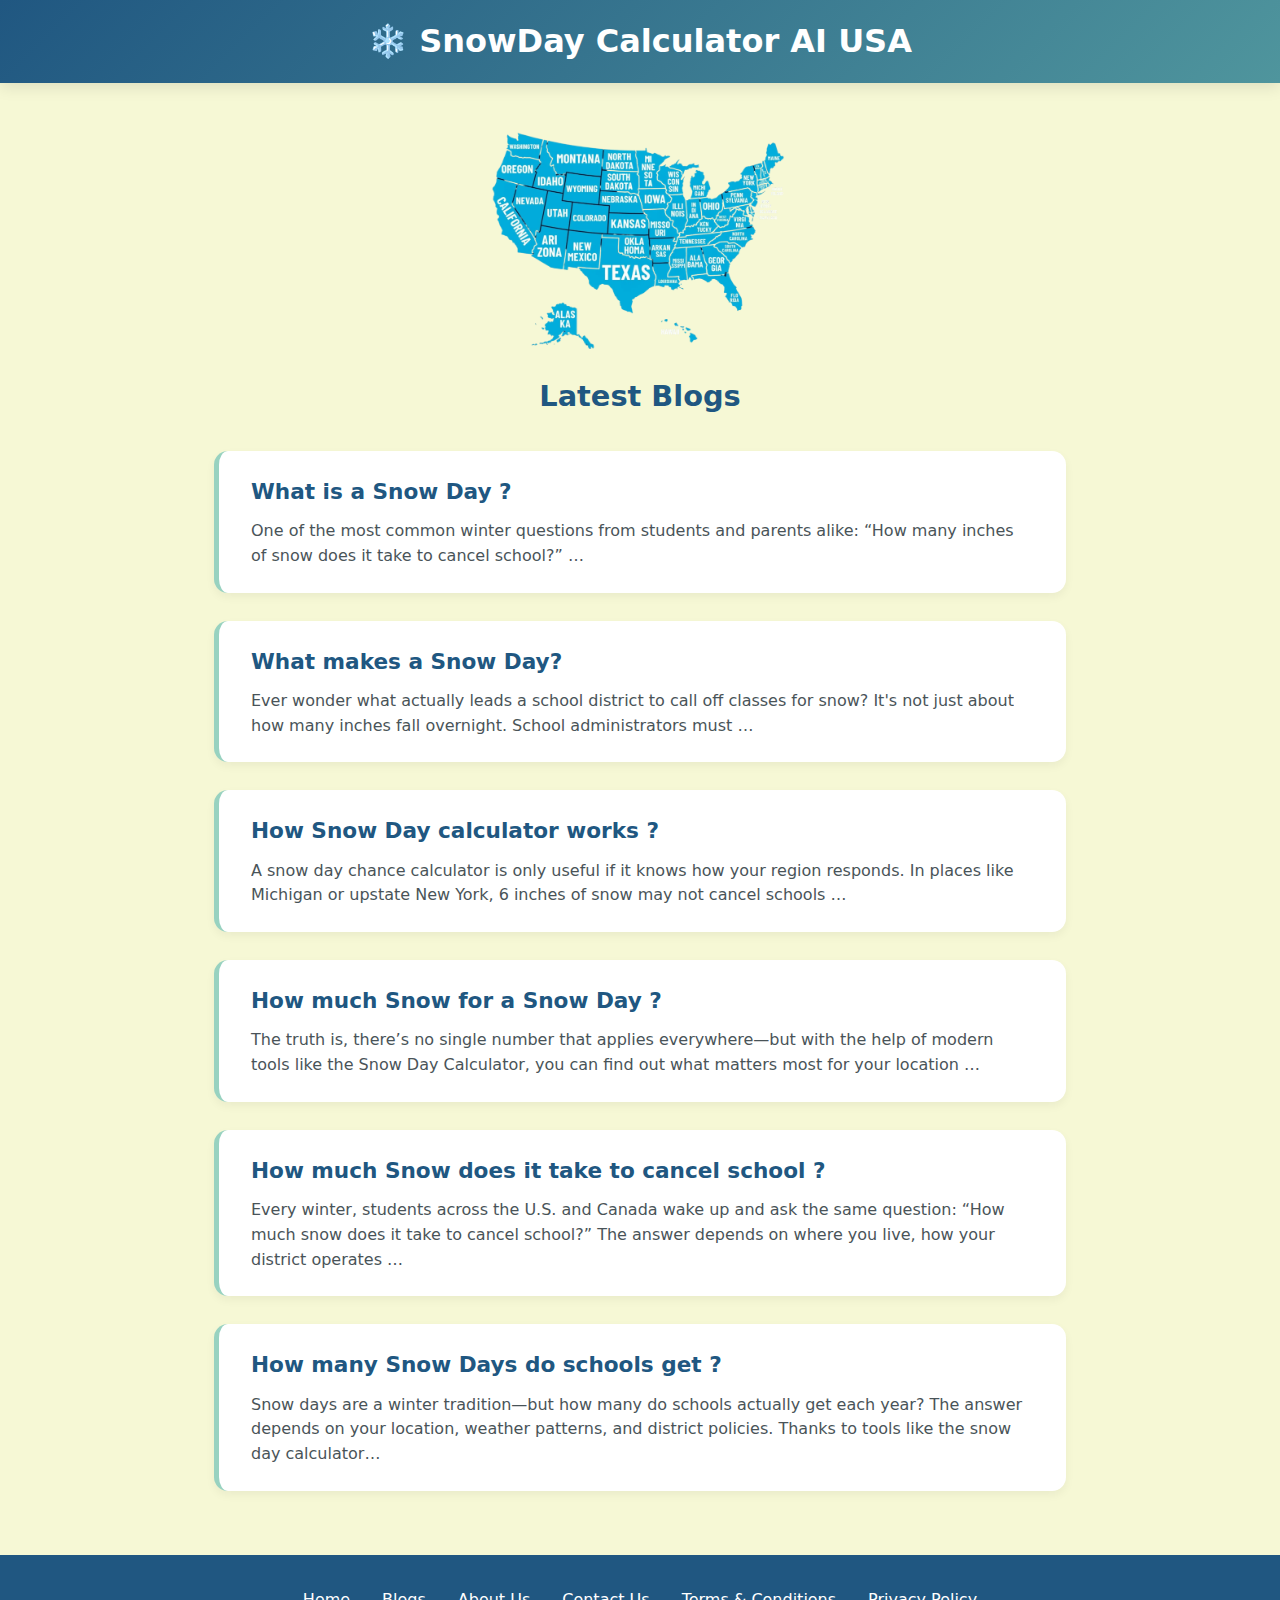
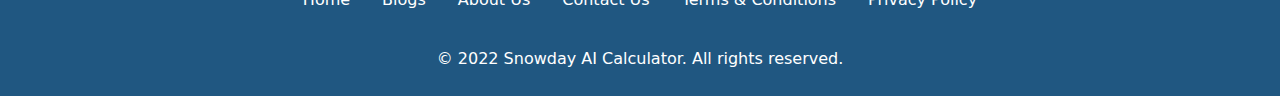
<file: blogs.html>
<!DOCTYPE html>
<html lang="en">

<head>
    <meta charset="UTF-8" />
    <meta name="viewport" content="width=device-width, initial-scale=1.0" />
    <title>SnowDay AI • Blog Collection</title>

    <!-- existing favicon + core styles -->
    <link rel="icon" href="/assets/site-icon-apt.png" type="image/x-icon" />
    <link rel="stylesheet" href="/styles/index.css" />
    <link rel="stylesheet" href="/styles/footer.css" />

    <!-- blog-page specific styles -->
    <link rel="stylesheet" href="/styles/blogs.css" />
</head>

<body>
    <!---------------------------- header (identical to index.html) ---------------------------->
    <header class="header">
        <h1>
            <a href="/" style="color: inherit; text-decoration: none;">
                ❄️ SnowDay Calculator AI USA
            </a>
        </h1>
    </header>

    <!---------------------------- blog list ---------------------------->
    <main class="blog-wrapper">
        <!-- ★ small image just above the heading -->
        <img src="/assets/us-map.webp" alt="Snow-flake icon" class="blog-map">

        <h2 class="blog-heading">Latest&nbsp;Blogs</h2>

        <section class="blog-list">

            <!-- card / tab #1 -->
            <a class="blog-card" href="/blogs/what-is-a-snow-day.html">
                <h3>What is a Snow Day ?</h3>
                <p>One of the most common winter questions from students and parents alike:
                    “How many inches of snow does it take to cancel school?” …</p>
            </a>

            <!-- card / tab #2 -->
            <a class="blog-card" href="/blogs/what-makes-a-snow-day.html">
                <h3>What makes a Snow Day?</h3>
                <p>Ever wonder what actually leads a school district to call off classes for snow? It's not just about how many inches fall overnight. School administrators must …</p>
            </a>

            <!-- card / tab #3 -->
            <a class="blog-card" href="/blogs/how-snow-day-calculator-works.html">
                <h3>How Snow Day calculator works ?</h3>
                <p>A snow day chance calculator is only useful if it knows how
                    your region responds. In places like Michigan or upstate New York,
                    6 inches of snow may not cancel schools …</p>
            </a>

            <!-- card / tab #4 -->
            <a class="blog-card" href="/blogs/how-much-snow-for-a-snow-day.html">
                <h3>How much Snow for a Snow Day ?</h3>
                <p>The truth is, there’s no single number that applies everywhere—but with the help
                    of modern tools like the Snow Day Calculator, you can find out what matters most for your location …</p>
            </a>

            <!-- card / tab #5 -->
            <a class="blog-card" href="/blogs/how-much-snow-for-a-snow-day.html">
                <h3>How much Snow does it take to cancel school ?</h3>
                <p>Every winter, students across the U.S. and Canada wake up and ask the same question: “How much snow does it take to cancel school?” The answer depends on where you live, how your district operates …</p>
            </a>

            <!-- card / tab #6 -->
            <a class="blog-card" href="/blogs/How-many-snow-days-do-schools-get.html">
                <h3>How many Snow Days do schools get ?</h3>
                <p> Snow days are a winter tradition—but how many do schools actually get each year?
                    The answer depends on your location, weather patterns, and district policies.
                    Thanks to tools like the snow day calculator…</p>
            </a>

            <!-- add as many cards as you like -->
        </section>
    </main>


    <!---------------------------- footer (copied verbatim) ---------------------------->
    <footer class="footer">
        <nav>
            <a href="/">Home</a>
            <a href="#">Blogs</a>
            <a href="#">About&nbsp;Us</a>
            <a href="#">Contact&nbsp;Us</a>
            <a href="#">Terms&nbsp;&amp;&nbsp;Conditions</a>
            <a href="#">Privacy&nbsp;Policy</a>
        </nav>
        <br>
        <p>&copy; 2022 Snowday AI Calculator. All rights reserved.</p>
    </footer>
</body>
</html>
</file>
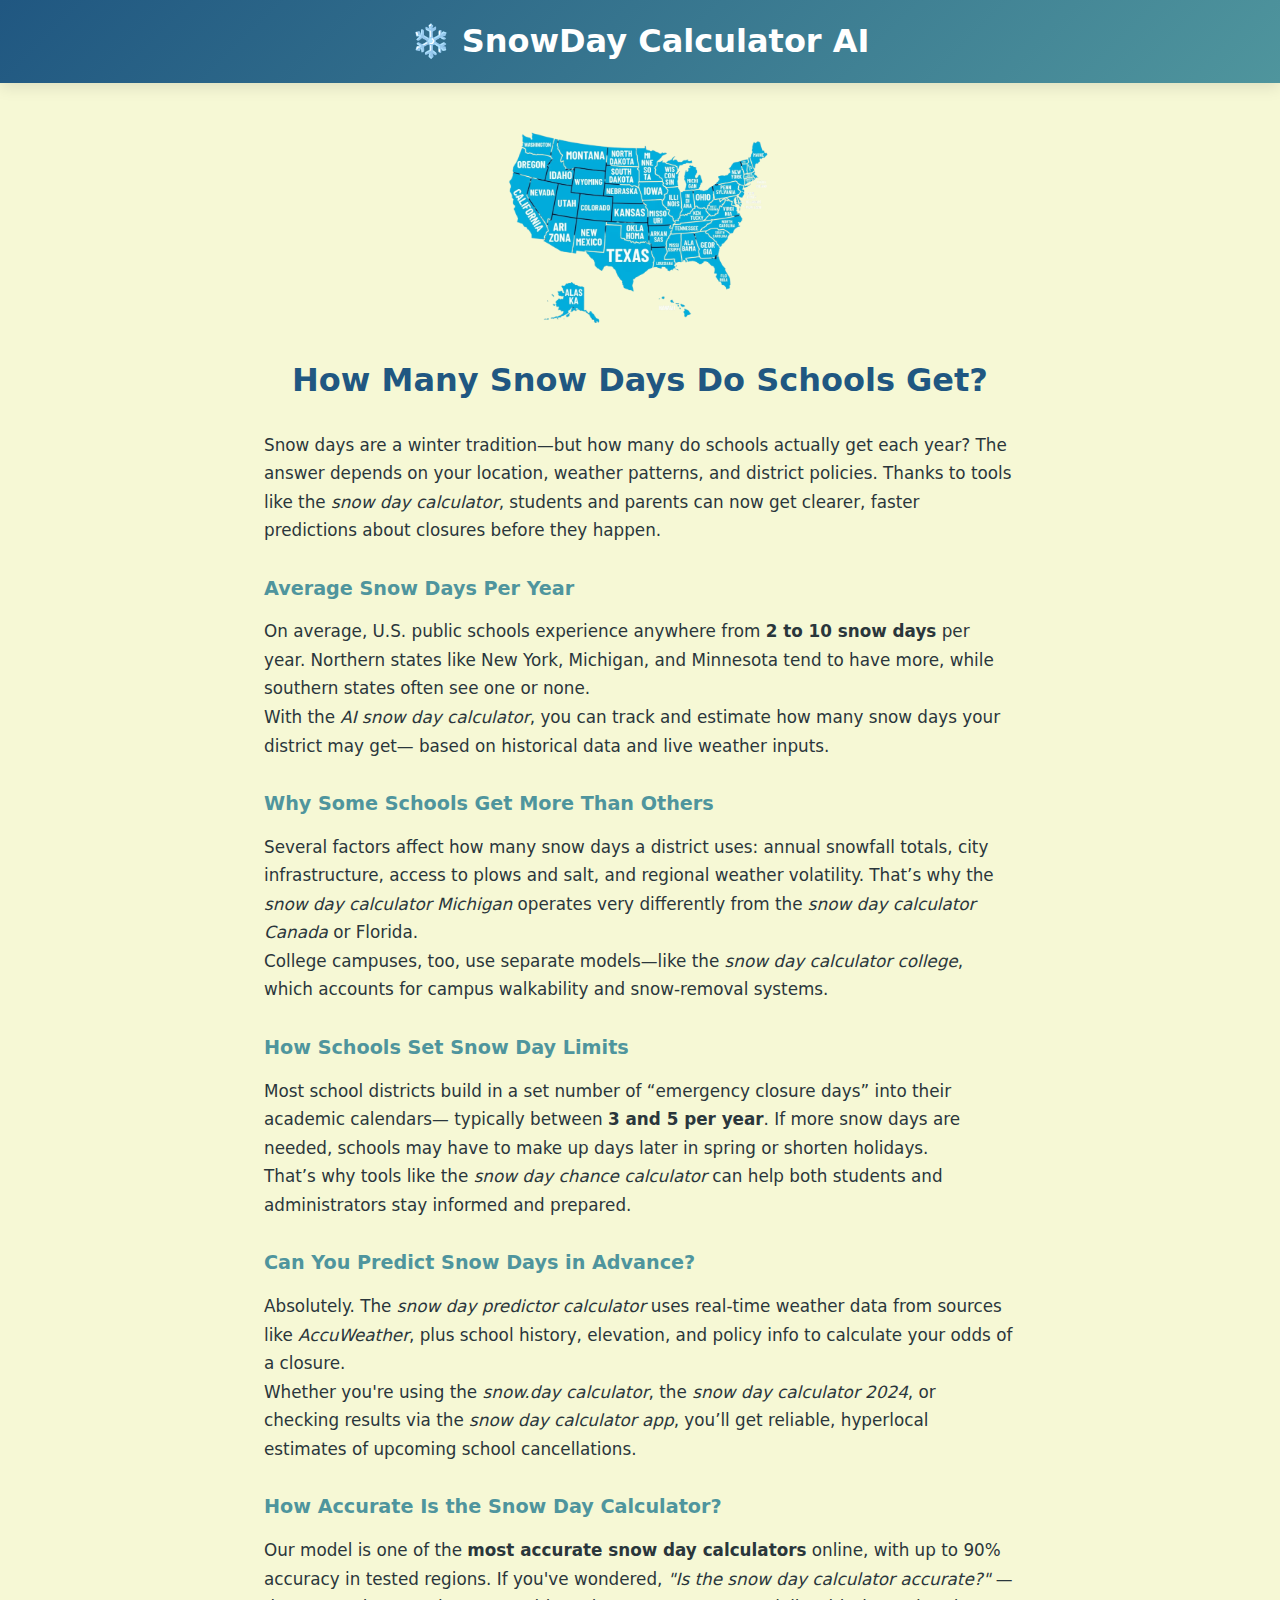
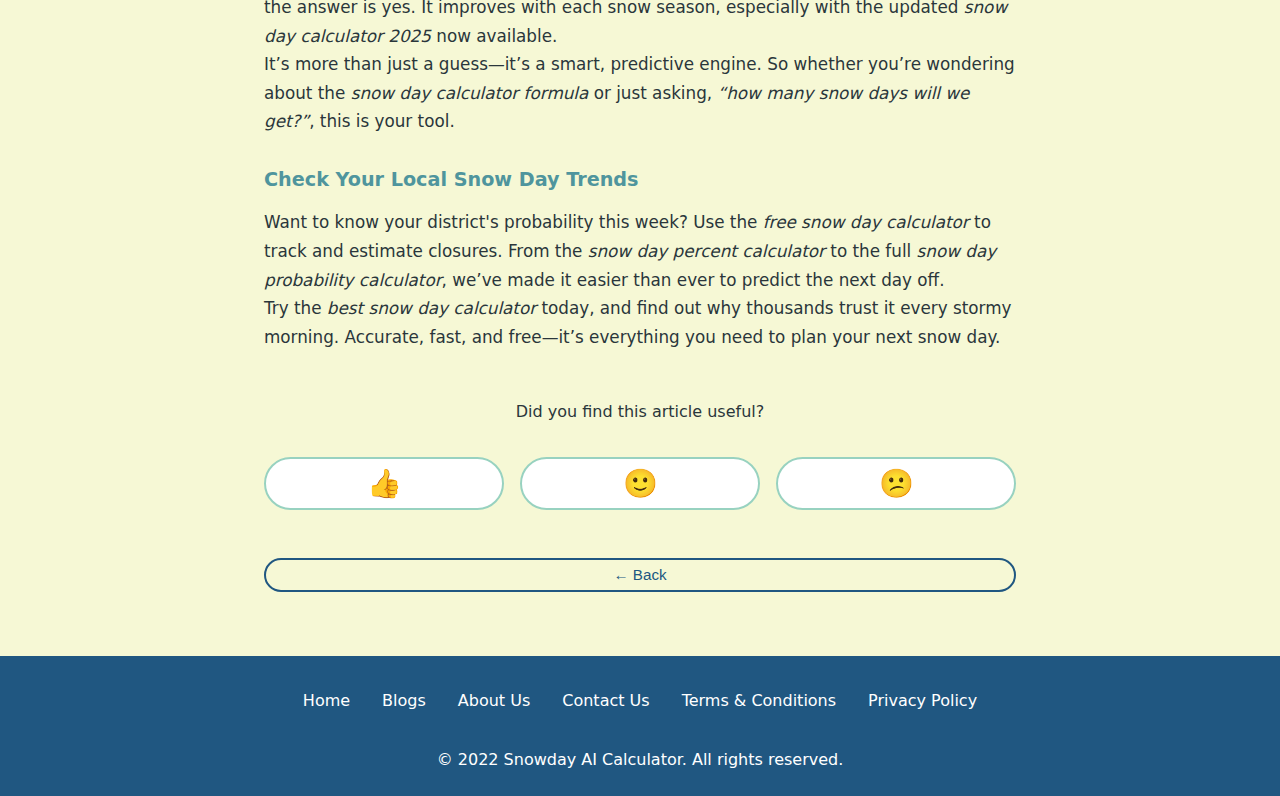
<file: blogs/How-many-snow-days-do-schools-get.html>
<!DOCTYPE html>
<html lang="en">
<head>
  <meta charset="UTF-8" />
  <meta name="viewport" content="width=device-width, initial-scale=1.0" />
  <title>How Many Snow Days Do Schools Get? | SnowDay Calculator</title>

  <link rel="icon" href="/assets/site-icon-apt.png" type="image/x-icon" />
  <link rel="stylesheet" href="/styles/index.css" />
  <link rel="stylesheet" href="/styles/footer.css" />
  <link rel="stylesheet" href="/styles/article.css" />
</head>

<body>

  <header class="header">
    <h1>
        <a href="/" style="color: inherit; text-decoration: none;">
            ❄️ SnowDay Calculator AI
        </a>
    </h1>
  </header>

  <main class="article-wrapper">
    <img src="/assets/us-map.webp" alt="Map showing average annual snow days in the U.S." class="article-map" />

    <h2 class="article-title">How Many Snow Days Do Schools Get?</h2>

    <article class="article-body">
      <p>
        Snow days are a winter tradition—but how many do schools actually get each year?
        The answer depends on your location, weather patterns, and district policies.
        Thanks to tools like the <em>snow day calculator</em>, students and parents can now get clearer, faster predictions about closures before they happen.
      </p>

      <h3>Average Snow Days Per Year</h3>
      <p>
        On average, U.S. public schools experience anywhere from <strong>2 to 10 snow days</strong> per year.
        Northern states like New York, Michigan, and Minnesota tend to have more,
        while southern states often see one or none.
      </p>
      <p>
        With the <em>AI snow day calculator</em>, you can track and estimate how many snow days your district may get—
        based on historical data and live weather inputs.
      </p>

      <h3>Why Some Schools Get More Than Others</h3>
      <p>
        Several factors affect how many snow days a district uses:
        annual snowfall totals, city infrastructure, access to plows and salt, and regional weather volatility.
        That’s why the <em>snow day calculator Michigan</em> operates very differently from the
        <em>snow day calculator Canada</em> or Florida.
      </p>
      <p>
        College campuses, too, use separate models—like the <em>snow day calculator college</em>,
        which accounts for campus walkability and snow-removal systems.
      </p>

      <h3>How Schools Set Snow Day Limits</h3>
      <p>
        Most school districts build in a set number of “emergency closure days” into their academic calendars—
        typically between <strong>3 and 5 per year</strong>.
        If more snow days are needed, schools may have to make up days later in spring or shorten holidays.
      </p>
      <p>
        That’s why tools like the <em>snow day chance calculator</em> can help both students and administrators
        stay informed and prepared.
      </p>

      <h3>Can You Predict Snow Days in Advance?</h3>
      <p>
        Absolutely. The <em>snow day predictor calculator</em> uses real-time weather data from
        sources like <em>AccuWeather</em>, plus school history, elevation, and policy info
        to calculate your odds of a closure.
      </p>
      <p>
        Whether you're using the <em>snow.day calculator</em>, the <em>snow day calculator 2024</em>,
        or checking results via the <em>snow day calculator app</em>, you’ll get reliable,
        hyperlocal estimates of upcoming school cancellations.
      </p>

      <h3>How Accurate Is the Snow Day Calculator?</h3>
      <p>
        Our model is one of the <strong>most accurate snow day calculators</strong> online,
        with up to 90% accuracy in tested regions. If you've wondered,
        <em>"Is the snow day calculator accurate?"</em> — the answer is yes.
        It improves with each snow season, especially with the updated
        <em>snow day calculator 2025</em> now available.
      </p>
      <p>
        It’s more than just a guess—it’s a smart, predictive engine.
        So whether you’re wondering about the <em>snow day calculator formula</em> or just asking,
        <em>“how many snow days will we get?”</em>, this is your tool.
      </p>

      <h3>Check Your Local Snow Day Trends</h3>
      <p>
        Want to know your district's probability this week?
        Use the <em>free snow day calculator</em> to track and estimate closures.
        From the <em>snow day percent calculator</em> to the full <em>snow day probability calculator</em>,
        we’ve made it easier than ever to predict the next day off.
      </p>
      <p>
        Try the <em>best snow day calculator</em> today, and find out why thousands trust it every stormy morning.
        Accurate, fast, and free—it’s everything you need to plan your next snow day.
      </p>
    </article>

    <section class="feedback" id="feedback">
      <p>Did you find this article useful?</p>

      <div class="emoji-row">
        <button class="emoji-btn" aria-label="Very useful"
                onclick="sendFeedback('👍')">👍</button>
        <button class="emoji-btn" aria-label="Somewhat useful"
                onclick="sendFeedback('🙂')">🙂</button>
        <button class="emoji-btn" aria-label="Not really"
                onclick="sendFeedback('😕')">😕</button>
      </div>

      <p id="thankYouMsg" class="thanks-msg" aria-live="polite"></p>

      <button class="back-btn outline"
              onclick="window.history.back()"
              aria-label="Go back to previous page">
        ← Back
      </button>
    </section>
  </main>

  <footer class="footer">
      <nav>
          <a href="/">Home</a>
          <a href="#">Blogs</a>
          <a href="#">About&nbsp;Us</a>
          <a href="#">Contact&nbsp;Us</a>
          <a href="#">Terms&nbsp;&amp;&nbsp;Conditions</a>
          <a href="#">Privacy&nbsp;Policy</a>
      </nav>
      <br>
      <p>&copy; 2022 Snowday AI Calculator. All rights reserved.</p>
  </footer>

  <script>
    function sendFeedback(emoji) {
      const msg = document.getElementById('thankYouMsg');
      msg.textContent =
        emoji === '👍' ? 'Thanks! We\'re glad it helped. 😊' :
        emoji === '🙂' ? 'Thanks for the feedback! We’ll keep improving.' :
                         'Sorry it missed the mark — your feedback helps us do better.';

      document.querySelectorAll('.emoji-btn').forEach(btn => btn.disabled = true);
    }
  </script>
</body>
</html>
</file>
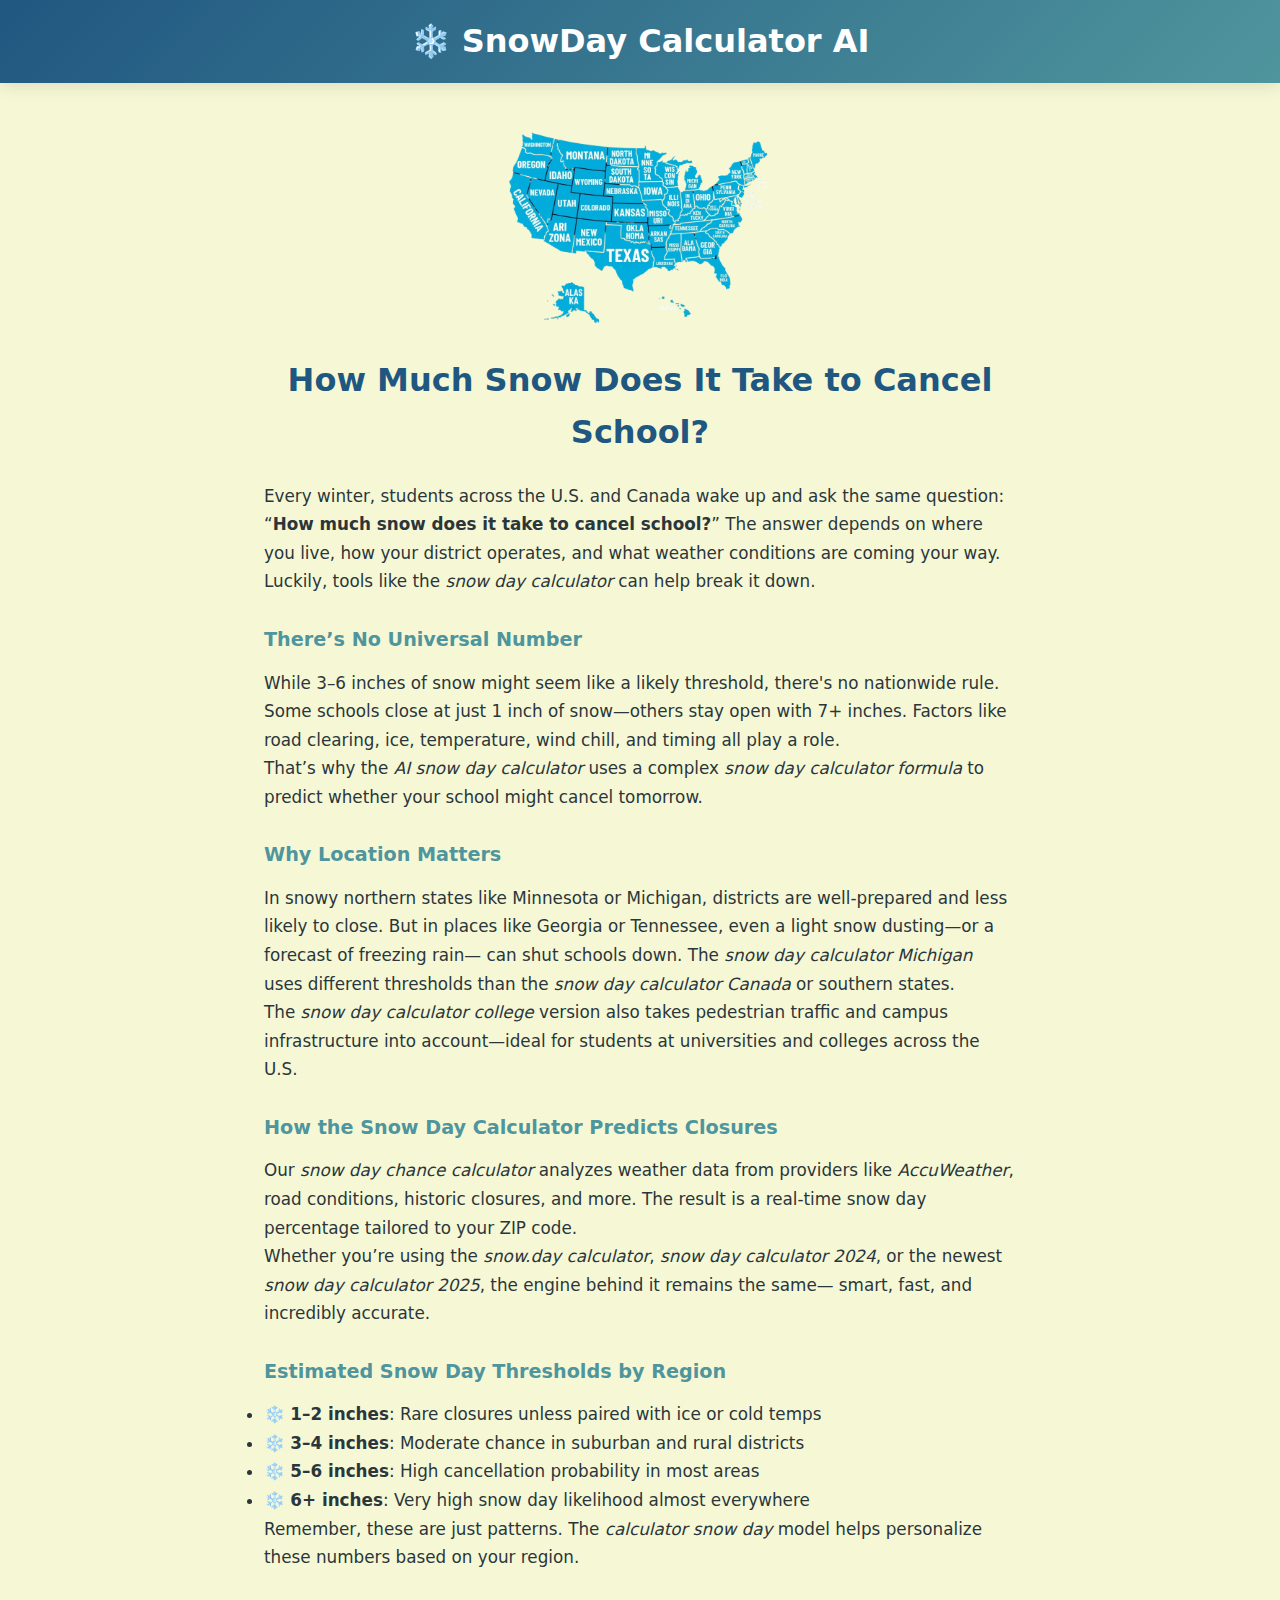
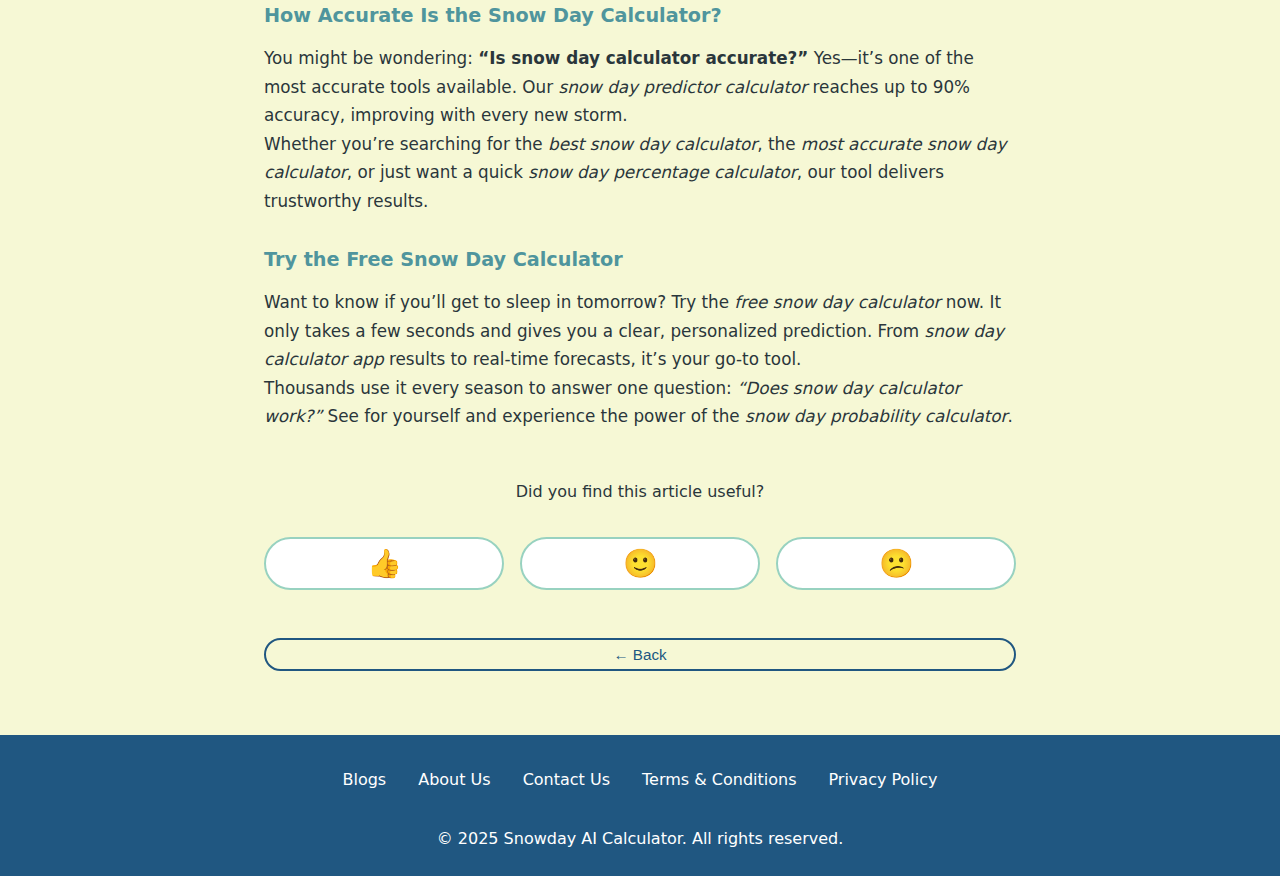
<file: blogs/how-much-snow-does-it-take-to-cancel-school.html>
<!DOCTYPE html>
<html lang="en">
<head>
  <meta charset="UTF-8" />
  <meta name="viewport" content="width=device-width, initial-scale=1.0" />
  <title>How Much Snow Does It Take to Cancel School? | SnowDay Calculator</title>

  <link rel="icon" href="/assets/site-icon-apt.png" type="image/x-icon" />
  <link rel="stylesheet" href="/styles/index.css" />
  <link rel="stylesheet" href="/styles/footer.css" />
  <link rel="stylesheet" href="/styles/article.css" />
</head>

<body>
  <header class="header">
    <h1>❄️ SnowDay Calculator AI</h1>
  </header>

  <main class="article-wrapper">
    <img src="/assets/us-map.webp" alt="Snow map showing school closure probabilities" class="article-map" />

    <h2 class="article-title">How Much Snow Does It Take to Cancel School?</h2>

    <article class="article-body">
      <p>
        Every winter, students across the U.S. and Canada wake up and ask the same question:
        “<strong>How much snow does it take to cancel school?</strong>”
        The answer depends on where you live, how your district operates, and what weather conditions are coming your way.
        Luckily, tools like the <em>snow day calculator</em> can help break it down.
      </p>

      <h3>There’s No Universal Number</h3>
      <p>
        While 3–6 inches of snow might seem like a likely threshold, there's no nationwide rule.
        Some schools close at just 1 inch of snow—others stay open with 7+ inches.
        Factors like road clearing, ice, temperature, wind chill, and timing all play a role.
      </p>
      <p>
        That’s why the <em>AI snow day calculator</em> uses a complex <em>snow day calculator formula</em>
        to predict whether your school might cancel tomorrow.
      </p>

      <h3>Why Location Matters</h3>
      <p>
        In snowy northern states like Minnesota or Michigan, districts are well-prepared and less likely to close.
        But in places like Georgia or Tennessee, even a light snow dusting—or a forecast of freezing rain—
        can shut schools down. The <em>snow day calculator Michigan</em> uses different thresholds than
        the <em>snow day calculator Canada</em> or southern states.
      </p>
      <p>
        The <em>snow day calculator college</em> version also takes pedestrian traffic and campus infrastructure
        into account—ideal for students at universities and colleges across the U.S.
      </p>

      <h3>How the Snow Day Calculator Predicts Closures</h3>
      <p>
        Our <em>snow day chance calculator</em> analyzes weather data from providers like
        <em>AccuWeather</em>, road conditions, historic closures, and more.
        The result is a real-time snow day percentage tailored to your ZIP code.
      </p>
      <p>
        Whether you’re using the <em>snow.day calculator</em>, <em>snow day calculator 2024</em>,
        or the newest <em>snow day calculator 2025</em>, the engine behind it remains the same—
        smart, fast, and incredibly accurate.
      </p>

      <h3>Estimated Snow Day Thresholds by Region</h3>
      <ul>
        <li>❄️ <strong>1–2 inches</strong>: Rare closures unless paired with ice or cold temps</li>
        <li>❄️ <strong>3–4 inches</strong>: Moderate chance in suburban and rural districts</li>
        <li>❄️ <strong>5–6 inches</strong>: High cancellation probability in most areas</li>
        <li>❄️ <strong>6+ inches</strong>: Very high snow day likelihood almost everywhere</li>
      </ul>
      <p>
        Remember, these are just patterns. The <em>calculator snow day</em> model helps personalize these numbers
        based on your region.
      </p>

      <h3>How Accurate Is the Snow Day Calculator?</h3>
      <p>
        You might be wondering: <strong>“Is snow day calculator accurate?”</strong>
        Yes—it’s one of the most accurate tools available. Our <em>snow day predictor calculator</em>
        reaches up to 90% accuracy, improving with every new storm.
      </p>
      <p>
        Whether you’re searching for the <em>best snow day calculator</em>, the <em>most accurate snow day calculator</em>,
        or just want a quick <em>snow day percentage calculator</em>, our tool delivers trustworthy results.
      </p>

      <h3>Try the Free Snow Day Calculator</h3>
      <p>
        Want to know if you’ll get to sleep in tomorrow? Try the <em>free snow day calculator</em> now.
        It only takes a few seconds and gives you a clear, personalized prediction.
        From <em>snow day calculator app</em> results to real-time forecasts, it’s your go-to tool.
      </p>
      <p>
        Thousands use it every season to answer one question: <em>“Does snow day calculator work?”</em>
        See for yourself and experience the power of the <em>snow day probability calculator</em>.
      </p>
    </article>

    <section class="feedback" id="feedback">
      <p>Did you find this article useful?</p>

      <div class="emoji-row">
        <button class="emoji-btn" aria-label="Very useful"
                onclick="sendFeedback('👍')">👍</button>
        <button class="emoji-btn" aria-label="Somewhat useful"
                onclick="sendFeedback('🙂')">🙂</button>
        <button class="emoji-btn" aria-label="Not really"
                onclick="sendFeedback('😕')">😕</button>
      </div>

      <p id="thankYouMsg" class="thanks-msg" aria-live="polite"></p>

      <button class="back-btn outline"
              onclick="window.history.back()"
              aria-label="Go back to previous page">
        ← Back
      </button>
    </section>
  </main>

  <footer class="footer">
    <nav>
      <a href="/blog-collection.html">Blogs</a>
      <a href="#">About&nbsp;Us</a>
      <a href="#">Contact&nbsp;Us</a>
      <a href="#">Terms&nbsp;&amp;&nbsp;Conditions</a>
      <a href="#">Privacy&nbsp;Policy</a>
    </nav>
    <br>
    <p>&copy; 2025 Snowday AI Calculator. All rights reserved.</p>
  </footer>

  <script>
    function sendFeedback(emoji) {
      const msg = document.getElementById('thankYouMsg');
      msg.textContent =
        emoji === '👍' ? 'Thanks! We\'re glad it helped. 😊' :
        emoji === '🙂' ? 'Thanks for the feedback! We’ll keep improving.' :
                         'Sorry it missed the mark — your feedback helps us do better.';

      document.querySelectorAll('.emoji-btn').forEach(btn => btn.disabled = true);
    }
  </script>
</body>
</html>
</file>
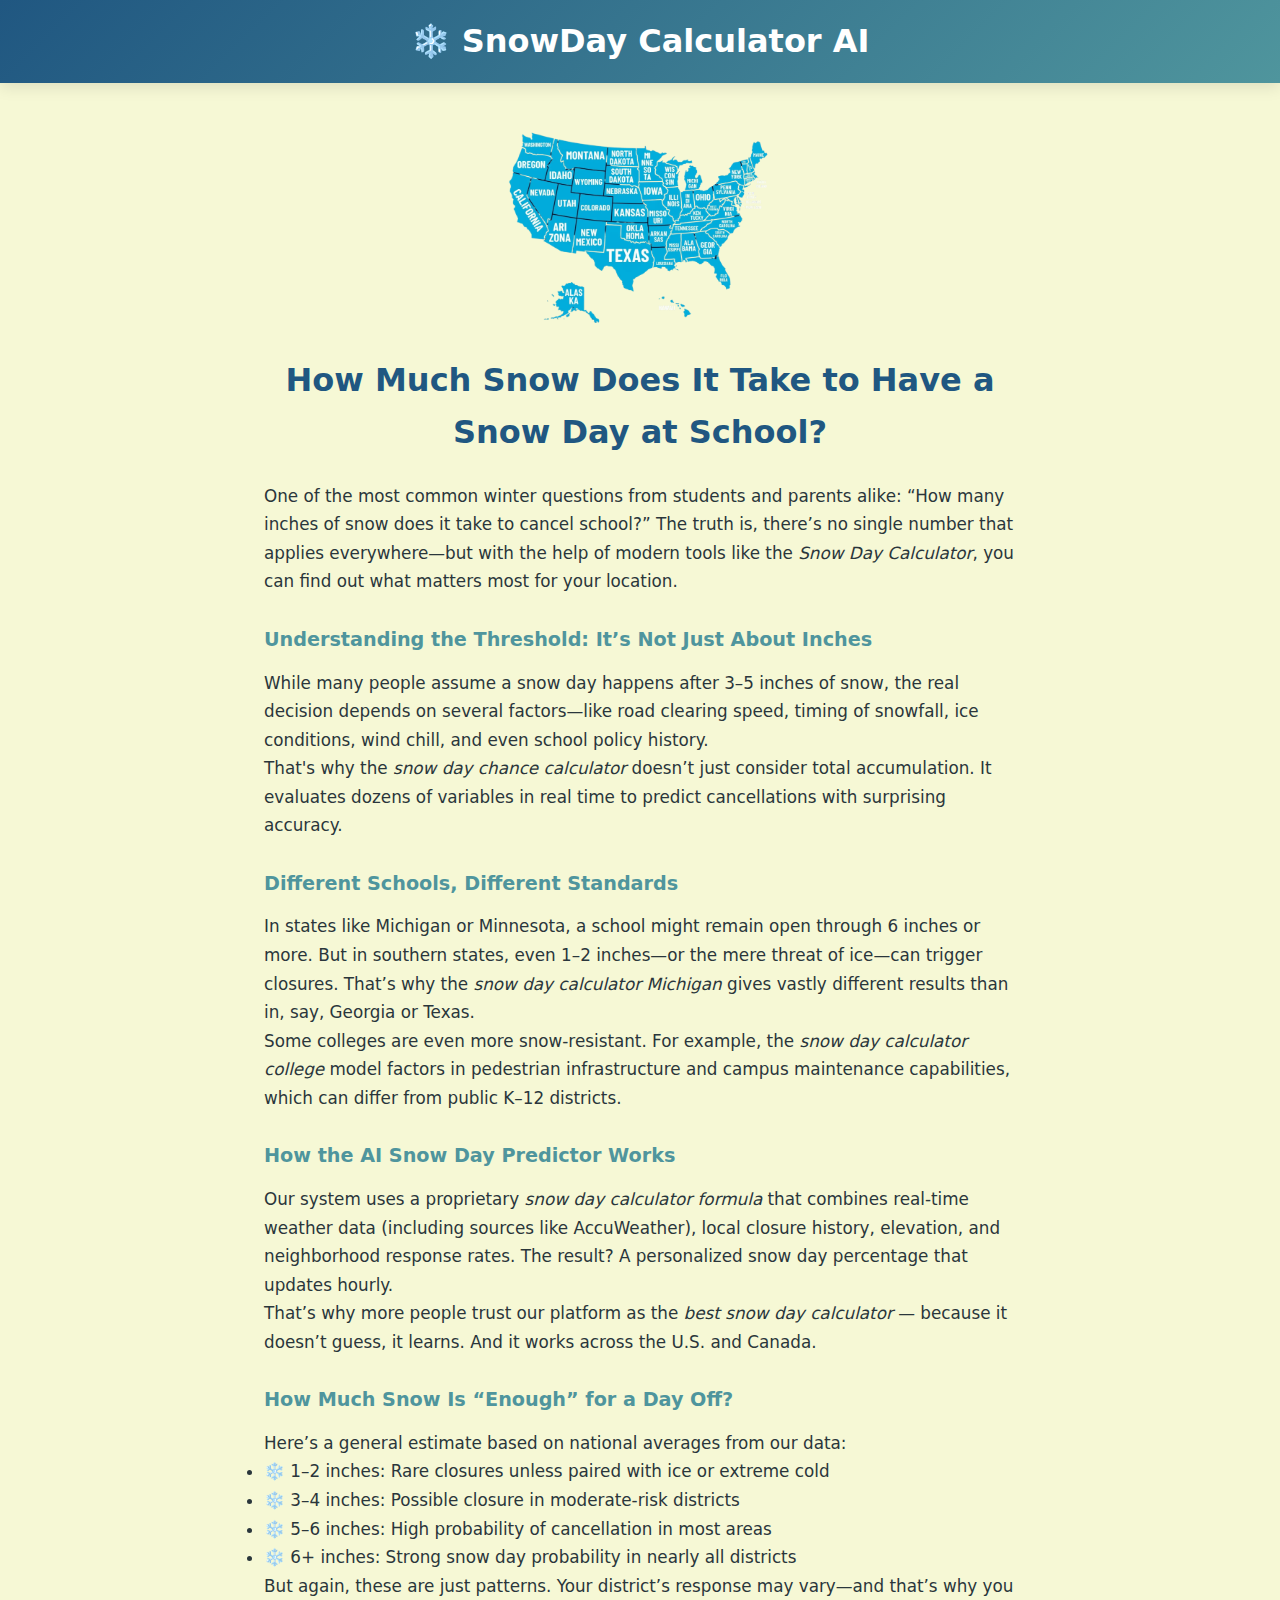
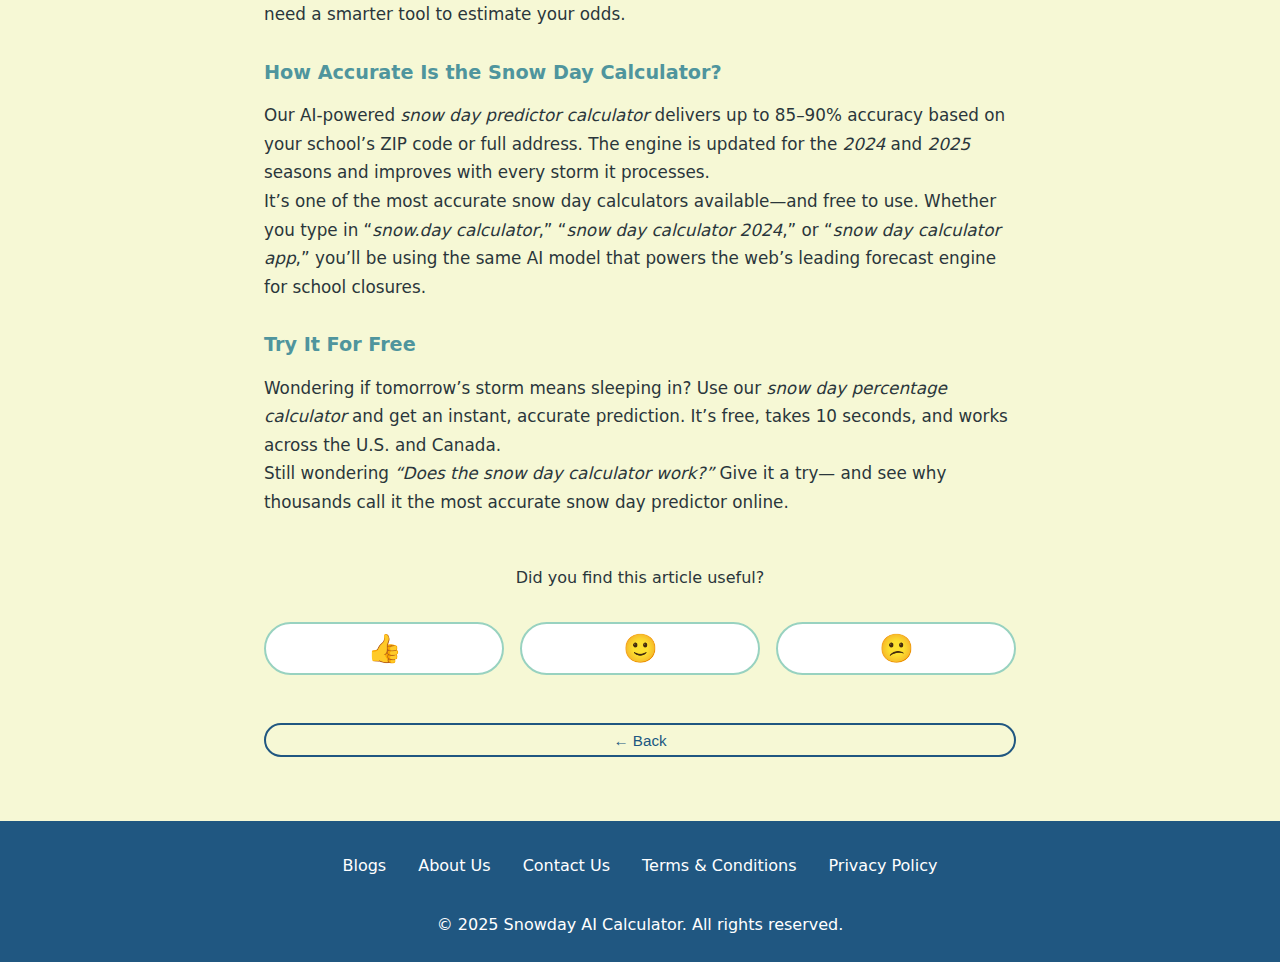
<file: blogs/how-much-snow-for-a-snow-day.html>
<!DOCTYPE html>
<html lang="en">
<head>
  <meta charset="UTF-8" />
  <meta name="viewport" content="width=device-width, initial-scale=1.0" />
  <title>How Much Snow Does It Take for a School Snow Day? | SnowDay Calculator</title>

  <link rel="icon" href="/assets/site-icon-apt.png" type="image/x-icon" />
  <link rel="stylesheet" href="/styles/index.css" />
  <link rel="stylesheet" href="/styles/footer.css" />
  <link rel="stylesheet" href="/styles/article.css" />
</head>

<body>
  <header class="header">
    <h1>❄️ SnowDay Calculator AI</h1>
  </header>

  <main class="article-wrapper">
    <img src="/assets/us-map.webp" alt="Snowy school map of the U.S." class="article-map" />

    <h2 class="article-title">How Much Snow Does It Take to Have a Snow Day at School?</h2>

    <article class="article-body">
      <p>
        One of the most common winter questions from students and parents alike:
        “How many inches of snow does it take to cancel school?”
        The truth is, there’s no single number that applies everywhere—but with the help
        of modern tools like the <em>Snow Day Calculator</em>, you can find out what
        matters most for your location.
      </p>

      <h3>Understanding the Threshold: It’s Not Just About Inches</h3>
      <p>
        While many people assume a snow day happens after 3–5 inches of snow, the real
        decision depends on several factors—like road clearing speed, timing of snowfall,
        ice conditions, wind chill, and even school policy history.
      </p>
      <p>
        That's why the <em>snow day chance calculator</em> doesn’t just consider total
        accumulation. It evaluates dozens of variables in real time to predict
        cancellations with surprising accuracy.
      </p>

      <h3>Different Schools, Different Standards</h3>
      <p>
        In states like Michigan or Minnesota, a school might remain open through 6 inches
        or more. But in southern states, even 1–2 inches—or the mere threat of ice—can
        trigger closures. That’s why the <em>snow day calculator Michigan</em> gives
        vastly different results than in, say, Georgia or Texas.
      </p>

      <p>
        Some colleges are even more snow-resistant. For example, the <em>snow day calculator college</em> model
        factors in pedestrian infrastructure and campus maintenance capabilities, which
        can differ from public K–12 districts.
      </p>

      <h3>How the AI Snow Day Predictor Works</h3>
      <p>
        Our system uses a proprietary <em>snow day calculator formula</em> that combines
        real-time weather data (including sources like AccuWeather), local closure
        history, elevation, and neighborhood response rates. The result? A personalized
        snow day percentage that updates hourly.
      </p>
      <p>
        That’s why more people trust our platform as the <em>best snow day calculator</em>
        — because it doesn’t guess, it learns. And it works across the U.S. and Canada.
      </p>

      <h3>How Much Snow Is “Enough” for a Day Off?</h3>
      <p>
        Here’s a general estimate based on national averages from our data:
      </p>
      <ul>
        <li>❄️ 1–2 inches: Rare closures unless paired with ice or extreme cold</li>
        <li>❄️ 3–4 inches: Possible closure in moderate-risk districts</li>
        <li>❄️ 5–6 inches: High probability of cancellation in most areas</li>
        <li>❄️ 6+ inches: Strong snow day probability in nearly all districts</li>
      </ul>
      <p>
        But again, these are just patterns. Your district’s response may vary—and that’s
        why you need a smarter tool to estimate your odds.
      </p>

      <h3>How Accurate Is the Snow Day Calculator?</h3>
      <p>
        Our AI-powered <em>snow day predictor calculator</em> delivers up to 85–90%
        accuracy based on your school’s ZIP code or full address. The engine is updated
        for the <em>2024</em> and <em>2025</em> seasons and improves with every storm it
        processes.
      </p>
      <p>
        It’s one of the most accurate snow day calculators available—and free to use.
        Whether you type in “<em>snow.day calculator</em>,” “<em>snow day calculator 2024</em>,”
        or “<em>snow day calculator app</em>,” you’ll be using the same AI model that
        powers the web’s leading forecast engine for school closures.
      </p>

      <h3>Try It For Free</h3>
      <p>
        Wondering if tomorrow’s storm means sleeping in? Use our <em>snow day percentage calculator</em>
        and get an instant, accurate prediction. It’s free, takes 10 seconds, and works
        across the U.S. and Canada.
      </p>

      <p>
        Still wondering <em>“Does the snow day calculator work?”</em> Give it a try—
        and see why thousands call it the most accurate snow day predictor online.
      </p>
    </article>

    <section class="feedback" id="feedback">
      <p>Did you find this article useful?</p>

      <div class="emoji-row">
        <button class="emoji-btn" aria-label="Very useful"
                onclick="sendFeedback('👍')">👍</button>
        <button class="emoji-btn" aria-label="Somewhat useful"
                onclick="sendFeedback('🙂')">🙂</button>
        <button class="emoji-btn" aria-label="Not really"
                onclick="sendFeedback('😕')">😕</button>
      </div>

      <p id="thankYouMsg" class="thanks-msg" aria-live="polite"></p>

      <button class="back-btn outline"
              onclick="window.history.back()"
              aria-label="Go back to previous page">
        ← Back
      </button>
    </section>
  </main>

  <footer class="footer">
    <nav>
      <a href="/blog-collection.html">Blogs</a>
      <a href="#">About&nbsp;Us</a>
      <a href="#">Contact&nbsp;Us</a>
      <a href="#">Terms&nbsp;&amp;&nbsp;Conditions</a>
      <a href="#">Privacy&nbsp;Policy</a>
    </nav>
    <br>
    <p>&copy; 2025 Snowday AI Calculator. All rights reserved.</p>
  </footer>

  <script>
    function sendFeedback(emoji) {
      const msg = document.getElementById('thankYouMsg');
      msg.textContent =
        emoji === '👍' ? 'Thanks! We\'re glad it helped. 😊' :
        emoji === '🙂' ? 'Thanks for the feedback! We’ll keep improving.' :
                         'Sorry it missed the mark — your feedback helps us do better.';

      document.querySelectorAll('.emoji-btn').forEach(btn => btn.disabled = true);
    }
  </script>
</body>
</html>
</file>
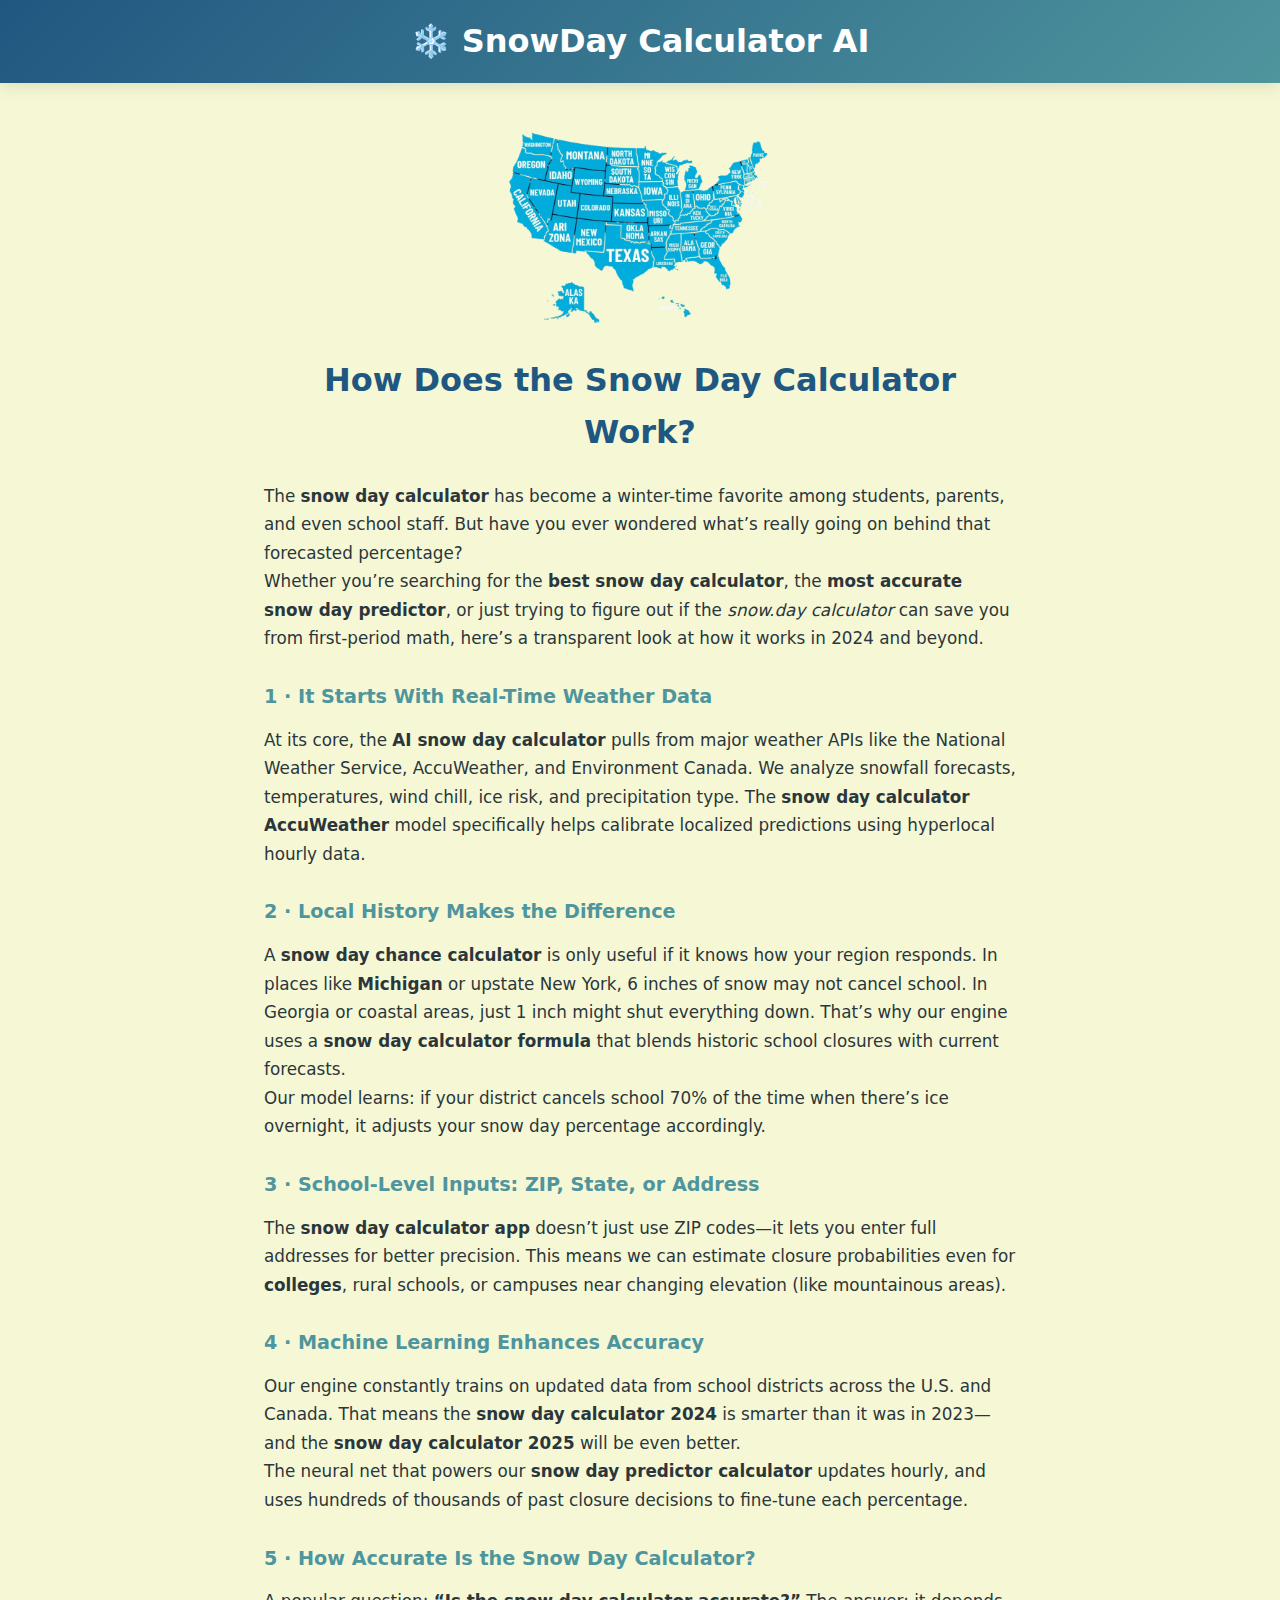
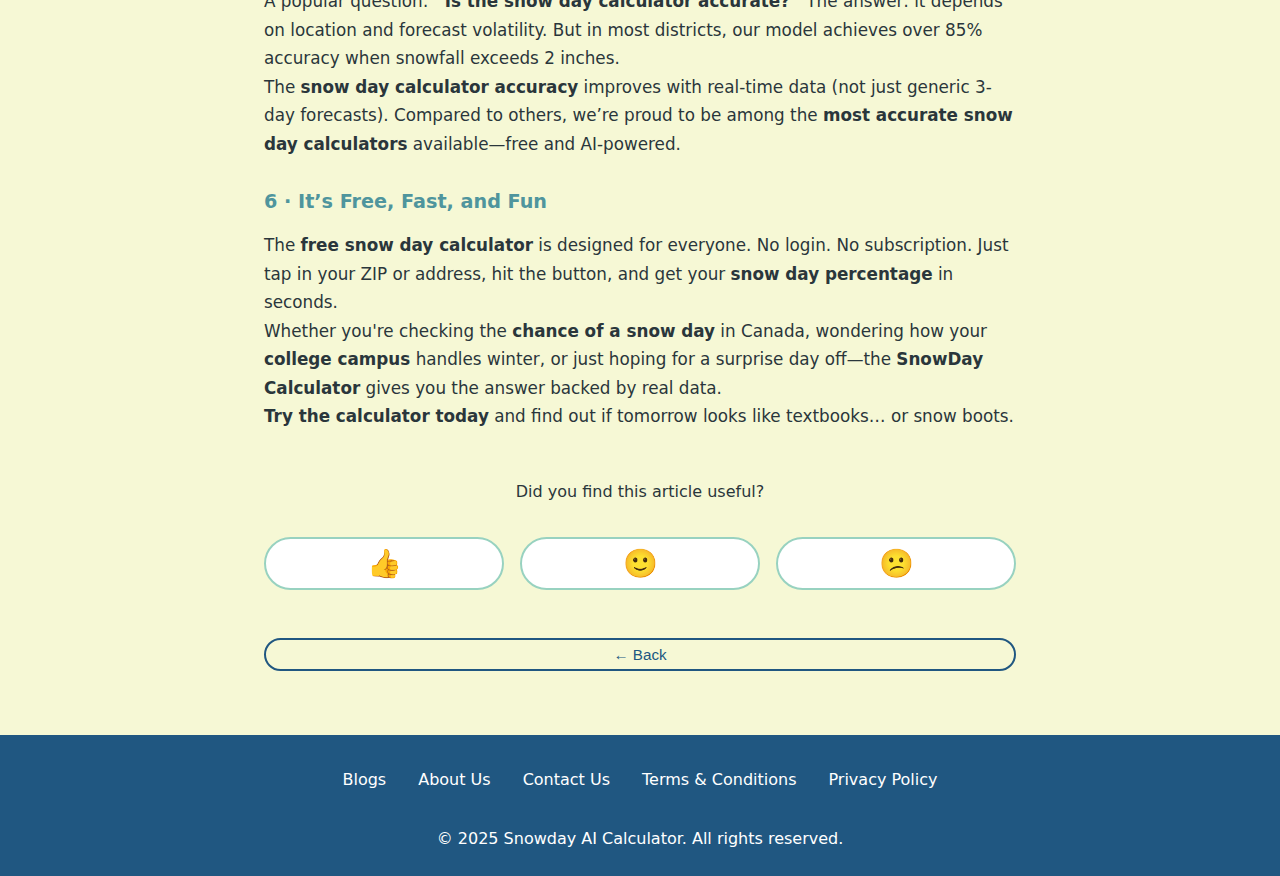
<file: blogs/how-snow-day-calculator-works.html>
<!DOCTYPE html>
<html lang="en">
<head>
  <meta charset="UTF-8" />
  <meta name="viewport" content="width=device-width, initial-scale=1.0" />
  <title>How Does the Snow Day Calculator Work? | SnowDay Calculator</title>

  <link rel="icon" href="/assets/site-icon-apt.png" type="image/x-icon" />
  <link rel="stylesheet" href="/styles/index.css" />
  <link rel="stylesheet" href="/styles/footer.css" />
  <link rel="stylesheet" href="/styles/article.css" />
</head>

<body>
  <header class="header">
    <h1>❄️ SnowDay Calculator AI</h1>
  </header>

  <main class="article-wrapper">
    <img src="/assets/us-map.webp" alt="Map of the U.S. in winter" class="article-map" />

    <h2 class="article-title">How Does the Snow Day Calculator Work?</h2>

    <article class="article-body">
      <p>
        The <strong>snow day calculator</strong> has become a winter-time favorite among
        students, parents, and even school staff. But have you ever wondered what’s
        really going on behind that forecasted percentage?
      </p>

      <p>
        Whether you’re searching for the <strong>best snow day calculator</strong>,
        the <strong>most accurate snow day predictor</strong>, or just trying to figure
        out if the <em>snow.day calculator</em> can save you from first-period math,
        here’s a transparent look at how it works in 2024 and beyond.
      </p>

      <h3>1 · It Starts With Real-Time Weather Data</h3>
      <p>
        At its core, the <strong>AI snow day calculator</strong> pulls from major weather
        APIs like the National Weather Service, AccuWeather, and Environment Canada.
        We analyze snowfall forecasts, temperatures, wind chill, ice risk, and precipitation
        type. The <strong>snow day calculator AccuWeather</strong> model specifically helps
        calibrate localized predictions using hyperlocal hourly data.
      </p>

      <h3>2 · Local History Makes the Difference</h3>
      <p>
        A <strong>snow day chance calculator</strong> is only useful if it knows how
        your region responds. In places like <strong>Michigan</strong> or upstate New York,
        6 inches of snow may not cancel school. In Georgia or coastal areas, just 1 inch
        might shut everything down. That’s why our engine uses a
        <strong>snow day calculator formula</strong> that blends historic school
        closures with current forecasts.
      </p>

      <p>
        Our model learns: if your district cancels school 70% of the time when there’s
        ice overnight, it adjusts your snow day percentage accordingly.
      </p>

      <h3>3 · School-Level Inputs: ZIP, State, or Address</h3>
      <p>
        The <strong>snow day calculator app</strong> doesn’t just use ZIP codes—it lets
        you enter full addresses for better precision. This means we can estimate closure
        probabilities even for <strong>colleges</strong>, rural schools, or campuses
        near changing elevation (like mountainous areas).
      </p>

      <h3>4 · Machine Learning Enhances Accuracy</h3>
      <p>
        Our engine constantly trains on updated data from school districts across the
        U.S. and Canada. That means the <strong>snow day calculator 2024</strong> is smarter
        than it was in 2023—and the <strong>snow day calculator 2025</strong> will be
        even better.
      </p>

      <p>
        The neural net that powers our <strong>snow day predictor calculator</strong>
        updates hourly, and uses hundreds of thousands of past closure decisions to
        fine-tune each percentage.
      </p>

      <h3>5 · How Accurate Is the Snow Day Calculator?</h3>
      <p>
        A popular question: <strong>“Is the snow day calculator accurate?”</strong> The
        answer: it depends on location and forecast volatility. But in most districts,
        our model achieves over 85% accuracy when snowfall exceeds 2 inches.
      </p>

      <p>
        The <strong>snow day calculator accuracy</strong> improves with real-time data
        (not just generic 3-day forecasts). Compared to others, we’re proud to be among
        the <strong>most accurate snow day calculators</strong> available—free and AI-powered.
      </p>

      <h3>6 · It’s Free, Fast, and Fun</h3>
      <p>
        The <strong>free snow day calculator</strong> is designed for everyone. No login.
        No subscription. Just tap in your ZIP or address, hit the button, and get your
        <strong>snow day percentage</strong> in seconds.
      </p>

      <p>
        Whether you're checking the <strong>chance of a snow day</strong> in Canada,
        wondering how your <strong>college campus</strong> handles winter, or just hoping
        for a surprise day off—the <strong>SnowDay Calculator</strong> gives you the
        answer backed by real data.
      </p>

      <p>
        <strong>Try the calculator today</strong> and find out if tomorrow looks like
        textbooks… or snow boots.
      </p>
    </article>

    <section class="feedback" id="feedback">
      <p>Did you find this article useful?</p>

      <div class="emoji-row">
        <button class="emoji-btn" aria-label="Very useful"
                onclick="sendFeedback('👍')">👍</button>

        <button class="emoji-btn" aria-label="Somewhat useful"
                onclick="sendFeedback('🙂')">🙂</button>

        <button class="emoji-btn" aria-label="Not really"
                onclick="sendFeedback('😕')">😕</button>
      </div>

      <p id="thankYouMsg" class="thanks-msg" aria-live="polite"></p>

      <button class="back-btn outline"
              onclick="window.history.back()"
              aria-label="Go back to previous page">
        ← Back
      </button>
    </section>
  </main>

  <footer class="footer">
    <nav>
      <a href="/blog-collection.html">Blogs</a>
      <a href="#">About&nbsp;Us</a>
      <a href="#">Contact&nbsp;Us</a>
      <a href="#">Terms&nbsp;&amp;&nbsp;Conditions</a>
      <a href="#">Privacy&nbsp;Policy</a>
    </nav>
    <br>
    <p>&copy; 2025 Snowday AI Calculator. All rights reserved.</p>
  </footer>

  <script>
    function sendFeedback(emoji) {
      const msg = document.getElementById('thankYouMsg');
      msg.textContent =
        emoji === '👍' ? 'Thanks! We\'re glad it helped. 😊' :
        emoji === '🙂' ? 'Thanks for the feedback! We’ll keep improving.' :
                         'Sorry it missed the mark — your feedback helps us do better.';

      document.querySelectorAll('.emoji-btn').forEach(btn => btn.disabled = true);
    }
  </script>
</body>
</html>
</file>
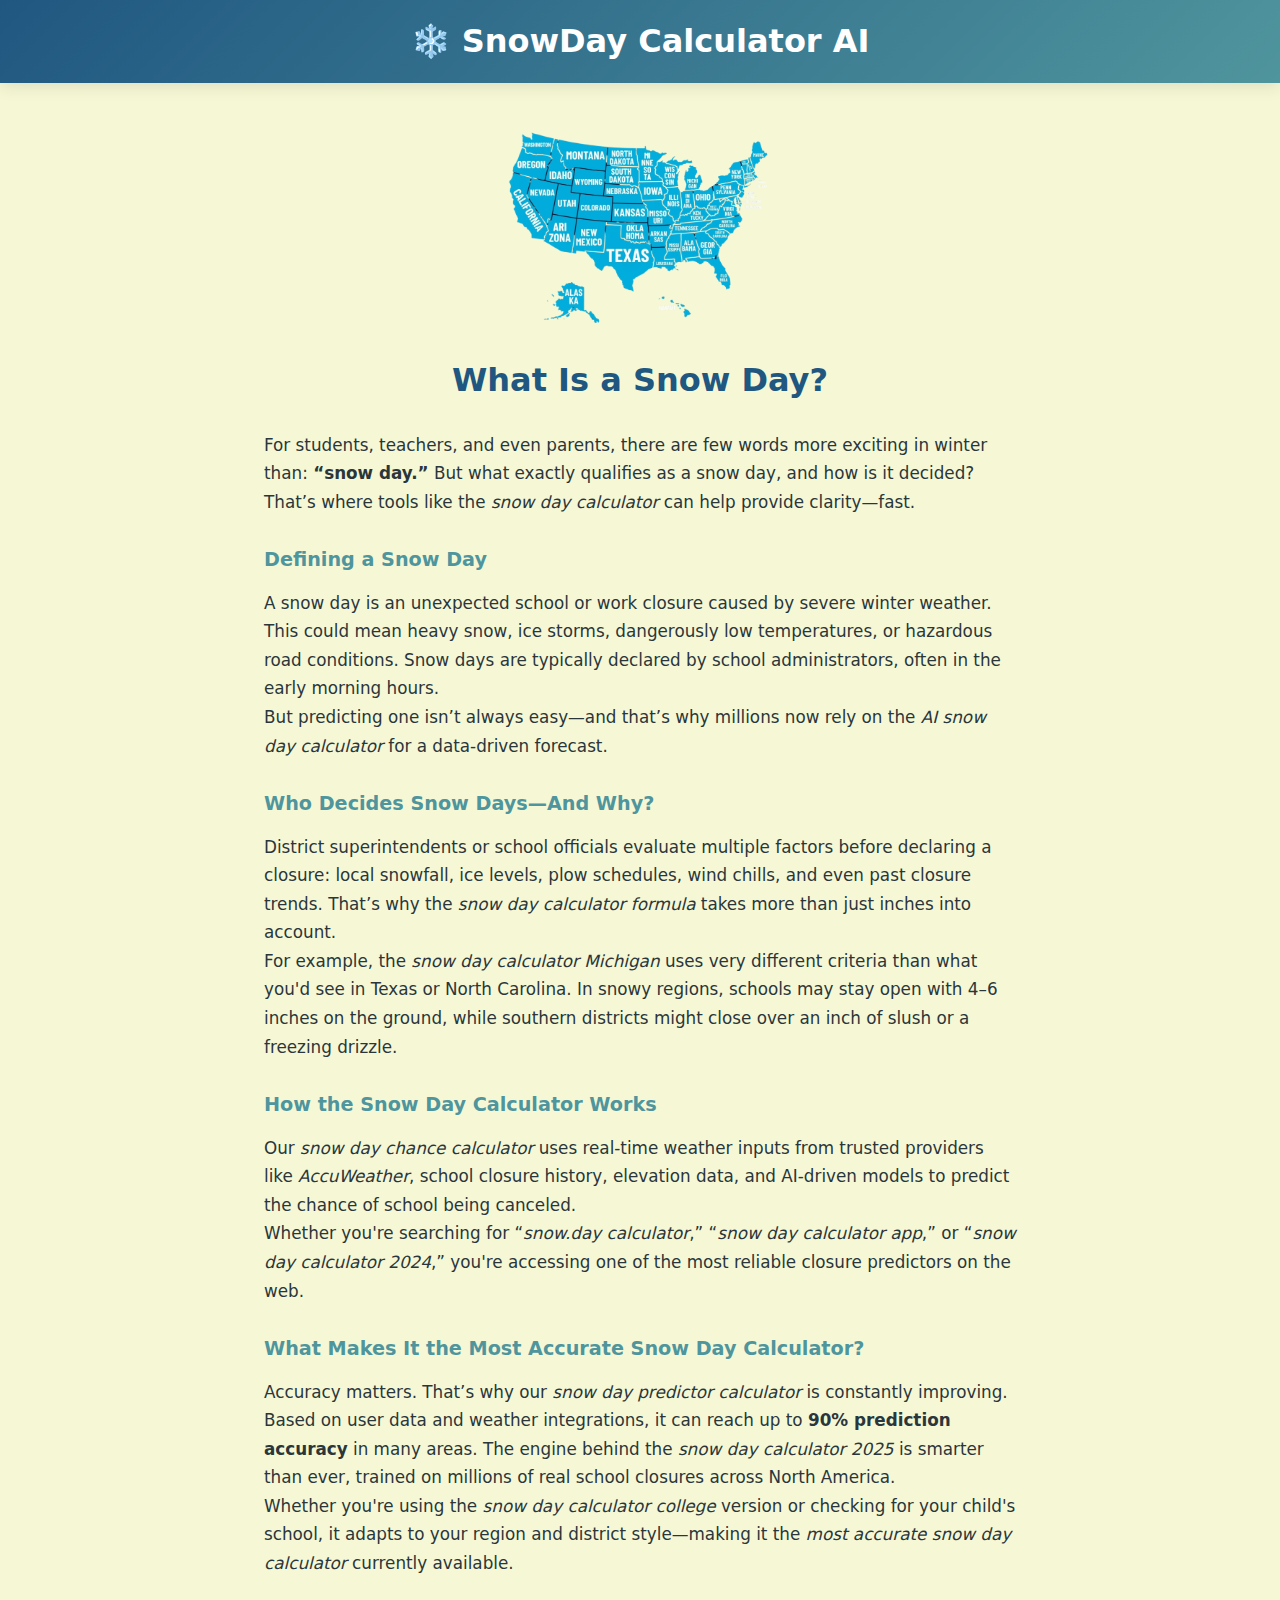
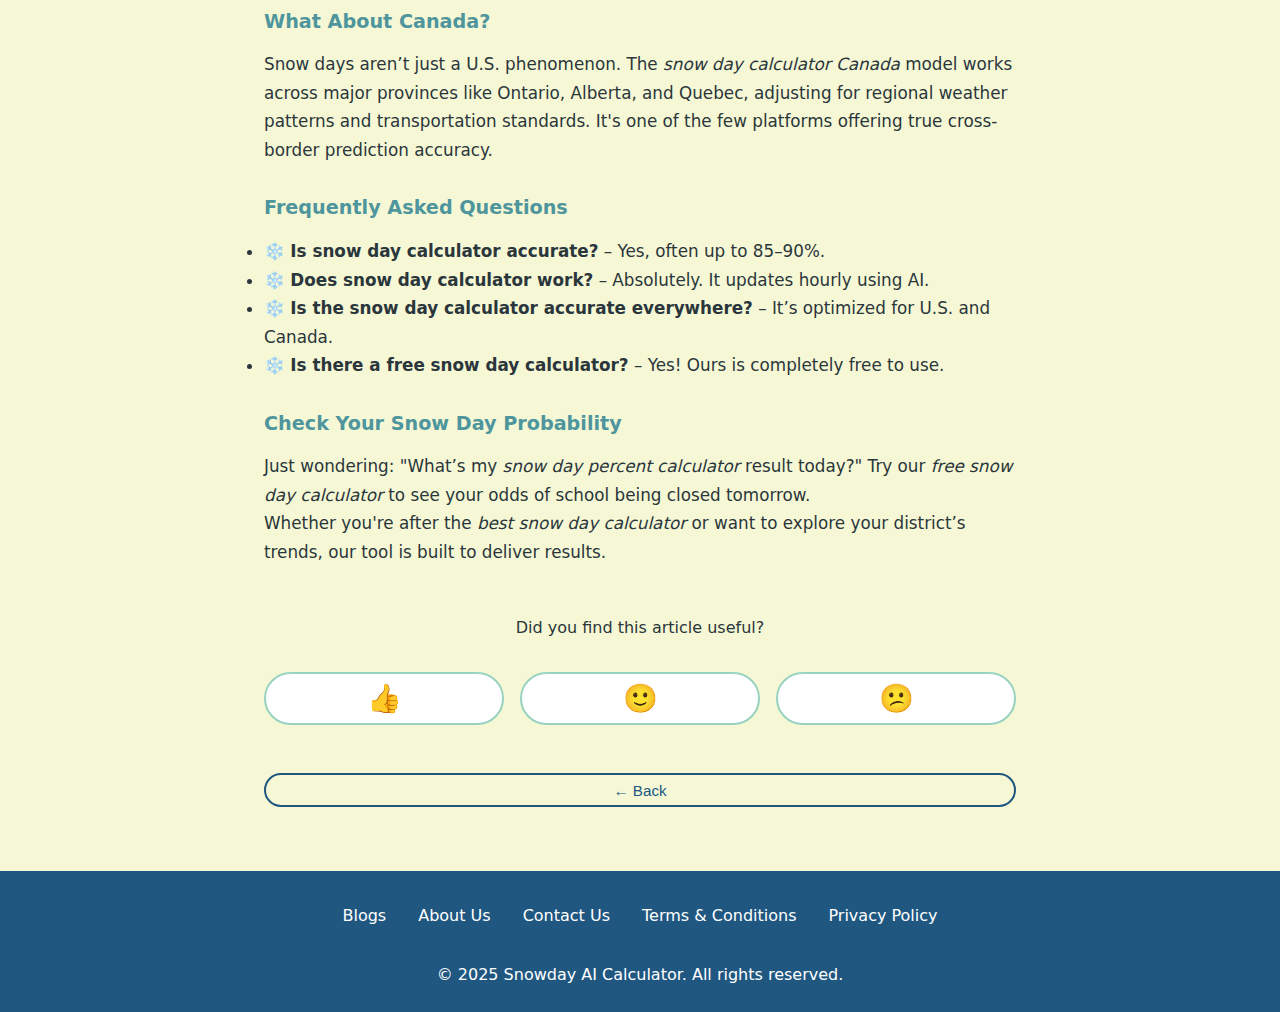
<file: blogs/what-is-a-snow-day.html>
<!DOCTYPE html>
<html lang="en">
<head>
  <meta charset="UTF-8" />
  <meta name="viewport" content="width=device-width, initial-scale=1.0" />
  <title>What Is a Snow Day? | SnowDay Calculator</title>

  <link rel="icon" href="/assets/site-icon-apt.png" type="image/x-icon" />
  <link rel="stylesheet" href="/styles/index.css" />
  <link rel="stylesheet" href="/styles/footer.css" />
  <link rel="stylesheet" href="/styles/article.css" />
</head>

<body>
  <header class="header">
    <h1>❄️ SnowDay Calculator AI</h1>
  </header>

  <main class="article-wrapper">
    <img src="/assets/us-map.webp" alt="Snowfall probability map across the U.S." class="article-map" />

    <h2 class="article-title">What Is a Snow Day?</h2>

    <article class="article-body">
      <p>
        For students, teachers, and even parents, there are few words more exciting in winter than:
        <strong>“snow day.”</strong> But what exactly qualifies as a snow day, and how is it decided?
        That’s where tools like the <em>snow day calculator</em> can help provide clarity—fast.
      </p>

      <h3>Defining a Snow Day</h3>
      <p>
        A snow day is an unexpected school or work closure caused by severe winter weather.
        This could mean heavy snow, ice storms, dangerously low temperatures, or hazardous road conditions.
        Snow days are typically declared by school administrators, often in the early morning hours.
      </p>
      <p>
        But predicting one isn’t always easy—and that’s why millions now rely on the
        <em>AI snow day calculator</em> for a data-driven forecast.
      </p>

      <h3>Who Decides Snow Days—And Why?</h3>
      <p>
        District superintendents or school officials evaluate multiple factors before declaring a closure:
        local snowfall, ice levels, plow schedules, wind chills, and even past closure trends.
        That’s why the <em>snow day calculator formula</em> takes more than just inches into account.
      </p>
      <p>
        For example, the <em>snow day calculator Michigan</em> uses very different criteria than
        what you'd see in Texas or North Carolina. In snowy regions, schools may stay open with 4–6 inches
        on the ground, while southern districts might close over an inch of slush or a freezing drizzle.
      </p>

      <h3>How the Snow Day Calculator Works</h3>
      <p>
        Our <em>snow day chance calculator</em> uses real-time weather inputs from trusted providers like
        <em>AccuWeather</em>, school closure history, elevation data, and AI-driven models to predict
        the chance of school being canceled.
      </p>
      <p>
        Whether you're searching for “<em>snow.day calculator</em>,” “<em>snow day calculator app</em>,”
        or “<em>snow day calculator 2024</em>,” you're accessing one of the most reliable
        closure predictors on the web.
      </p>

      <h3>What Makes It the Most Accurate Snow Day Calculator?</h3>
      <p>
        Accuracy matters. That’s why our <em>snow day predictor calculator</em> is constantly improving.
        Based on user data and weather integrations, it can reach up to <strong>90% prediction accuracy</strong>
        in many areas. The engine behind the <em>snow day calculator 2025</em> is smarter than ever,
        trained on millions of real school closures across North America.
      </p>
      <p>
        Whether you're using the <em>snow day calculator college</em> version or checking for your
        child's school, it adapts to your region and district style—making it the <em>most accurate snow day calculator</em>
        currently available.
      </p>

      <h3>What About Canada?</h3>
      <p>
        Snow days aren’t just a U.S. phenomenon. The <em>snow day calculator Canada</em> model works across
        major provinces like Ontario, Alberta, and Quebec, adjusting for regional weather patterns and transportation standards.
        It's one of the few platforms offering true cross-border prediction accuracy.
      </p>

      <h3>Frequently Asked Questions</h3>
      <ul>
        <li>❄️ <strong>Is snow day calculator accurate?</strong> – Yes, often up to 85–90%.</li>
        <li>❄️ <strong>Does snow day calculator work?</strong> – Absolutely. It updates hourly using AI.</li>
        <li>❄️ <strong>Is the snow day calculator accurate everywhere?</strong> – It’s optimized for U.S. and Canada.</li>
        <li>❄️ <strong>Is there a free snow day calculator?</strong> – Yes! Ours is completely free to use.</li>
      </ul>

      <h3>Check Your Snow Day Probability</h3>
      <p>
        Just wondering: "What’s my <em>snow day percent calculator</em> result today?" 
        Try our <em>free snow day calculator</em> to see your odds of school being closed tomorrow.
      </p>
      <p>
        Whether you're after the <em>best snow day calculator</em> or want to explore your district’s trends,
        our tool is built to deliver results.
      </p>
    </article>

    <section class="feedback" id="feedback">
      <p>Did you find this article useful?</p>

      <div class="emoji-row">
        <button class="emoji-btn" aria-label="Very useful"
                onclick="sendFeedback('👍')">👍</button>
        <button class="emoji-btn" aria-label="Somewhat useful"
                onclick="sendFeedback('🙂')">🙂</button>
        <button class="emoji-btn" aria-label="Not really"
                onclick="sendFeedback('😕')">😕</button>
      </div>

      <p id="thankYouMsg" class="thanks-msg" aria-live="polite"></p>

      <button class="back-btn outline"
              onclick="window.history.back()"
              aria-label="Go back to previous page">
        ← Back
      </button>
    </section>
  </main>

  <footer class="footer">
    <nav>
      <a href="/blog-collection.html">Blogs</a>
      <a href="#">About&nbsp;Us</a>
      <a href="#">Contact&nbsp;Us</a>
      <a href="#">Terms&nbsp;&amp;&nbsp;Conditions</a>
      <a href="#">Privacy&nbsp;Policy</a>
    </nav>
    <br>
    <p>&copy; 2025 Snowday AI Calculator. All rights reserved.</p>
  </footer>

  <script>
    function sendFeedback(emoji) {
      const msg = document.getElementById('thankYouMsg');
      msg.textContent =
        emoji === '👍' ? 'Thanks! We\'re glad it helped. 😊' :
        emoji === '🙂' ? 'Thanks for the feedback! We’ll keep improving.' :
                         'Sorry it missed the mark — your feedback helps us do better.';

      document.querySelectorAll('.emoji-btn').forEach(btn => btn.disabled = true);
    }
  </script>
</body>
</html>
</file>
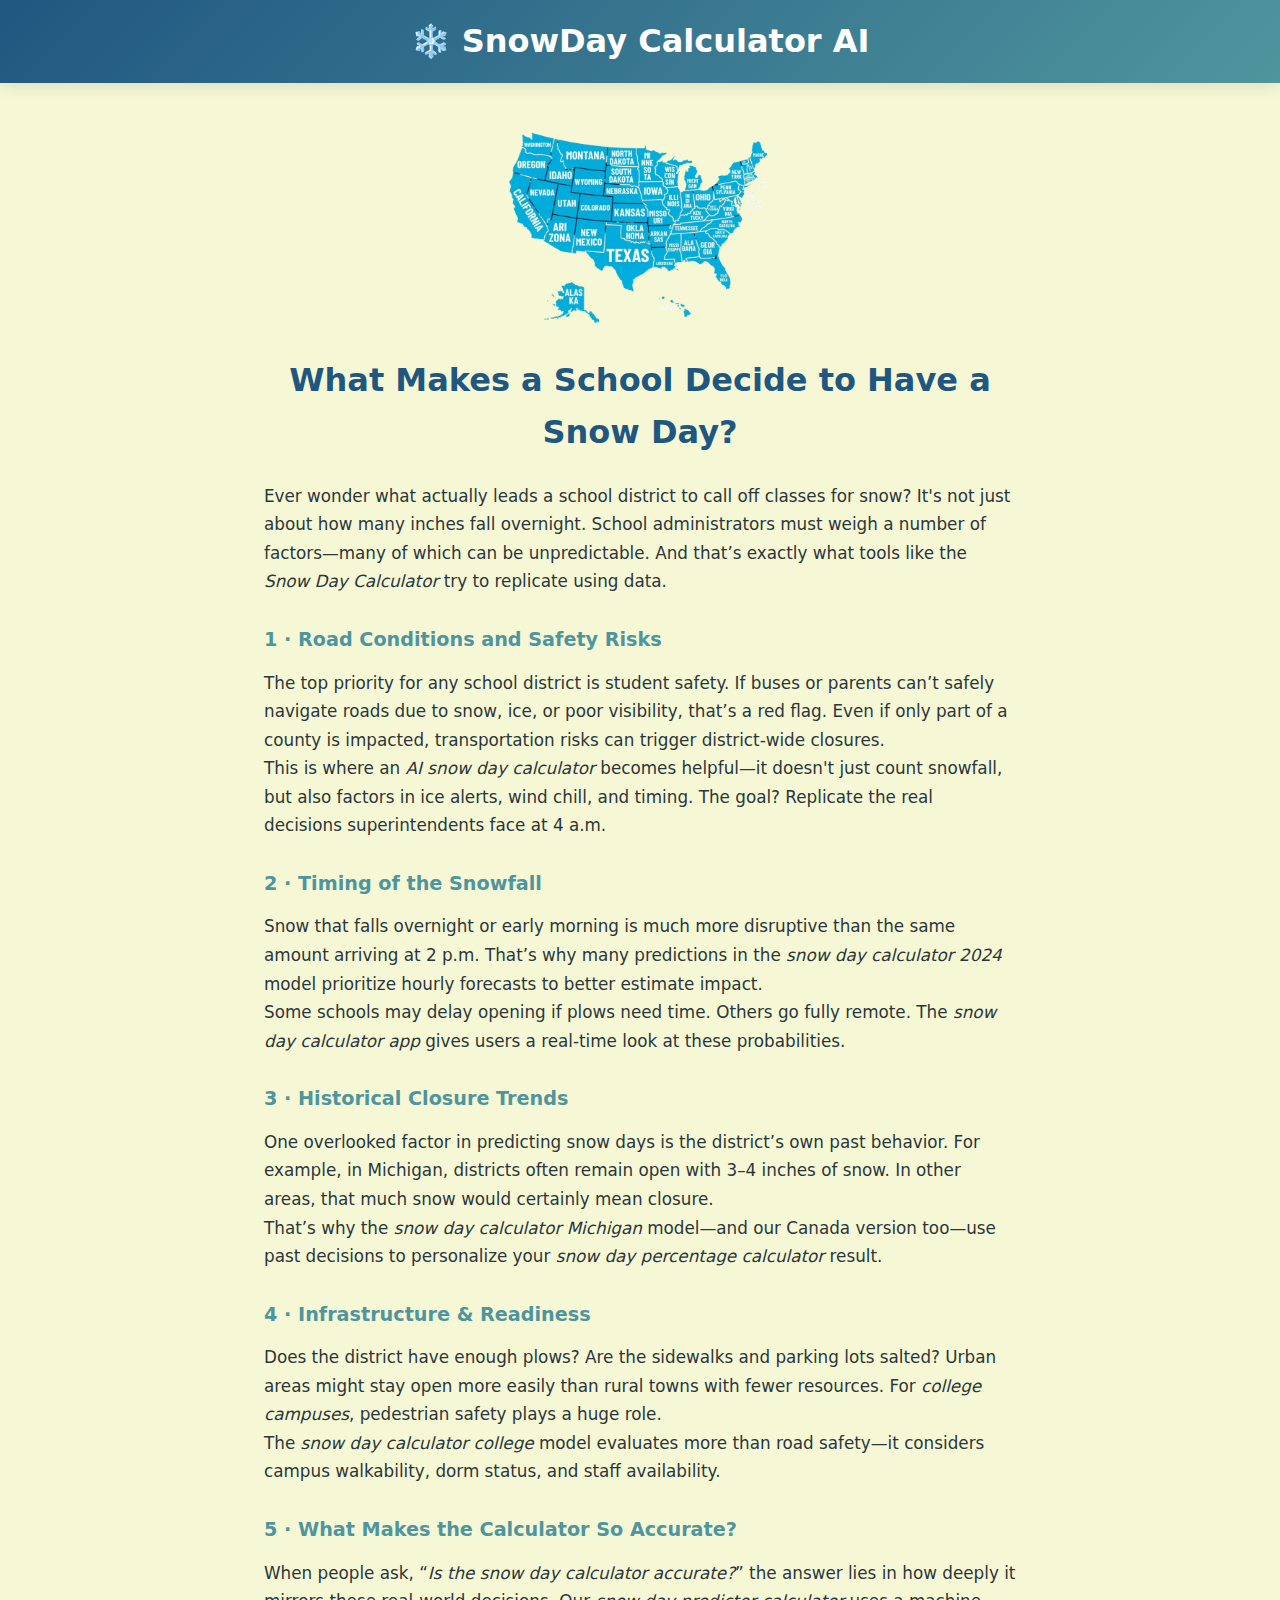
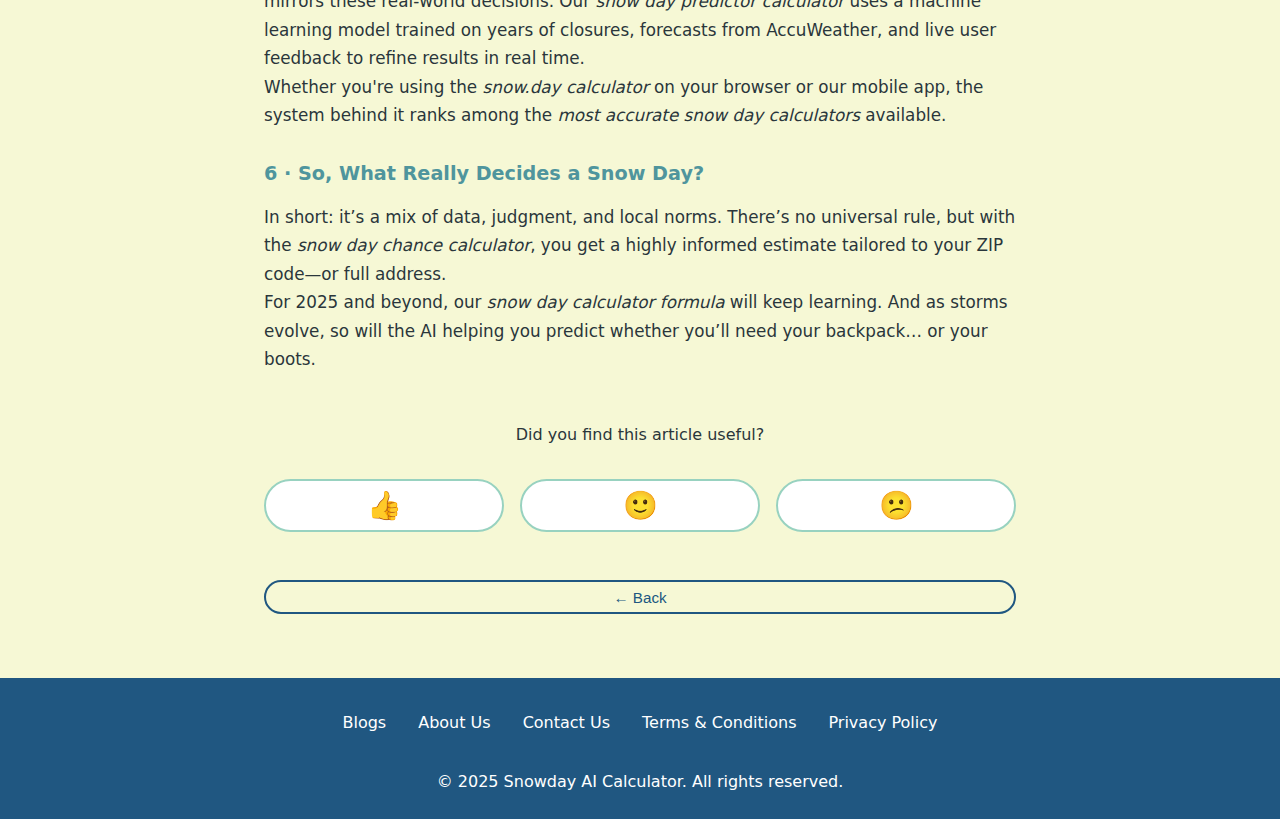
<file: blogs/what-makes-a-snow-day.html>
<!DOCTYPE html>
<html lang="en">
<head>
  <meta charset="UTF-8" />
  <meta name="viewport" content="width=device-width, initial-scale=1.0" />
  <title>What Makes a School Decide to Have a Snow Day? | SnowDay Calculator</title>

  <link rel="icon" href="/assets/site-icon-apt.png" type="image/x-icon" />
  <link rel="stylesheet" href="/styles/index.css" />
  <link rel="stylesheet" href="/styles/footer.css" />
  <link rel="stylesheet" href="/styles/article.css" />
</head>

<body>
  <header class="header">
    <h1>❄️ SnowDay Calculator AI</h1>
  </header>

  <main class="article-wrapper">
    <img src="/assets/us-map.webp" alt="Winter storm map affecting schools" class="article-map" />

    <h2 class="article-title">What Makes a School Decide to Have a Snow Day?</h2>

    <article class="article-body">
      <p>
        Ever wonder what actually leads a school district to call off classes for snow?
        It's not just about how many inches fall overnight. School administrators must
        weigh a number of factors—many of which can be unpredictable. And that’s exactly
        what tools like the <em>Snow Day Calculator</em> try to replicate using data.
      </p>

      <h3>1 · Road Conditions and Safety Risks</h3>
      <p>
        The top priority for any school district is student safety. If buses or parents
        can’t safely navigate roads due to snow, ice, or poor visibility, that’s a red
        flag. Even if only part of a county is impacted, transportation risks can trigger
        district-wide closures.
      </p>
      <p>
        This is where an <em>AI snow day calculator</em> becomes helpful—it doesn't just
        count snowfall, but also factors in ice alerts, wind chill, and timing. The goal?
        Replicate the real decisions superintendents face at 4 a.m.
      </p>

      <h3>2 · Timing of the Snowfall</h3>
      <p>
        Snow that falls overnight or early morning is much more disruptive than the same
        amount arriving at 2 p.m. That’s why many predictions in the
        <em>snow day calculator 2024</em> model prioritize hourly forecasts to better
        estimate impact.
      </p>
      <p>
        Some schools may delay opening if plows need time. Others go fully remote. The
        <em>snow day calculator app</em> gives users a real-time look at these
        probabilities.
      </p>

      <h3>3 · Historical Closure Trends</h3>
      <p>
        One overlooked factor in predicting snow days is the district’s own past
        behavior. For example, in Michigan, districts often remain open with 3–4 inches
        of snow. In other areas, that much snow would certainly mean closure.
      </p>
      <p>
        That’s why the <em>snow day calculator Michigan</em> model—and our Canada version
        too—use past decisions to personalize your <em>snow day percentage calculator</em>
        result.
      </p>

      <h3>4 · Infrastructure & Readiness</h3>
      <p>
        Does the district have enough plows? Are the sidewalks and parking lots salted?
        Urban areas might stay open more easily than rural towns with fewer resources.
        For <em>college campuses</em>, pedestrian safety plays a huge role.
      </p>
      <p>
        The <em>snow day calculator college</em> model evaluates more than road safety—it
        considers campus walkability, dorm status, and staff availability.
      </p>

      <h3>5 · What Makes the Calculator So Accurate?</h3>
      <p>
        When people ask, “<em>Is the snow day calculator accurate?</em>” the answer lies
        in how deeply it mirrors these real-world decisions. Our <em>snow day predictor
        calculator</em> uses a machine learning model trained on years of closures,
        forecasts from AccuWeather, and live user feedback to refine results in real time.
      </p>
      <p>
        Whether you're using the <em>snow.day calculator</em> on your browser or our
        mobile app, the system behind it ranks among the <em>most accurate snow day
        calculators</em> available.
      </p>

      <h3>6 · So, What Really Decides a Snow Day?</h3>
      <p>
        In short: it’s a mix of data, judgment, and local norms. There’s no universal
        rule, but with the <em>snow day chance calculator</em>, you get a highly informed
        estimate tailored to your ZIP code—or full address.
      </p>
      <p>
        For 2025 and beyond, our <em>snow day calculator formula</em> will keep learning.
        And as storms evolve, so will the AI helping you predict whether you’ll need your
        backpack… or your boots.
      </p>
    </article>

    <section class="feedback" id="feedback">
      <p>Did you find this article useful?</p>

      <div class="emoji-row">
        <button class="emoji-btn" aria-label="Very useful"
                onclick="sendFeedback('👍')">👍</button>
        <button class="emoji-btn" aria-label="Somewhat useful"
                onclick="sendFeedback('🙂')">🙂</button>
        <button class="emoji-btn" aria-label="Not really"
                onclick="sendFeedback('😕')">😕</button>
      </div>

      <p id="thankYouMsg" class="thanks-msg" aria-live="polite"></p>

      <button class="back-btn outline"
              onclick="window.history.back()"
              aria-label="Go back to previous page">
        ← Back
      </button>
    </section>
  </main>

  <footer class="footer">
    <nav>
      <a href="/blog-collection.html">Blogs</a>
      <a href="#">About&nbsp;Us</a>
      <a href="#">Contact&nbsp;Us</a>
      <a href="#">Terms&nbsp;&amp;&nbsp;Conditions</a>
      <a href="#">Privacy&nbsp;Policy</a>
    </nav>
    <br>
    <p>&copy; 2025 Snowday AI Calculator. All rights reserved.</p>
  </footer>

  <script>
    function sendFeedback(emoji) {
      const msg = document.getElementById('thankYouMsg');
      msg.textContent =
        emoji === '👍' ? 'Thanks! We\'re glad it helped. 😊' :
        emoji === '🙂' ? 'Thanks for the feedback! We’ll keep improving.' :
                         'Sorry it missed the mark — your feedback helps us do better.';
      document.querySelectorAll('.emoji-btn').forEach(btn => btn.disabled = true);
    }
  </script>
</body>
</html>
</file>
<file: styles/index.css>
/* ======= colour palette (light-only) ======= */
:root{
    --primary:#205781;
    --secondary:#4F959D;
    --accent:#98D2C0;
    --background:#F6F8D5;
    --text:#2A363B;
    --card-bg:#FFFFFF;
}

/* ======= reset / base ======= */
*,*::before,*::after{box-sizing:border-box;margin:0;padding:0}
body{
    font-family:'Segoe UI',system-ui,sans-serif;
    line-height:1.6;
    background:var(--background);
    color:var(--text);
}

/* ======= header ======= */
.header{
    background:linear-gradient(135deg,var(--primary),var(--secondary));
    padding:1rem;
    text-align:center;
    box-shadow:0 4px 15px rgba(0,0,0,.1)
}
.header h1{color:#fff;font-size:2rem;margin:0}

/* ======= container ======= */
.container{max-width:1000px;margin:3rem auto;padding:0 1.5rem}

/* ======= calculator card ======= */
.calculator-card{
    background:var(--card-bg);
    border-radius:20px;
    padding:2rem;
    box-shadow:0 10px 30px rgba(0,0,0,.08);
    margin:2rem 0;
    position:relative
}
.input-note{text-align:center;margin:1rem 0;color:var(--secondary);font-size:1.1rem}

/* grid for state+zip or address */
.input-section{
    display:grid;
    grid-template-columns:1fr 1px 1fr;
    gap:2rem;
    margin:1rem 0
}
.divider{background:var(--accent);width:1px;height:100%;position:relative}
.divider::before{
    content:"OR";
    position:absolute;top:50%;left:50%;
    transform:translate(-50%,-50%);
    background:var(--background);
    padding:0 1rem;
    font-weight:bold
}

/* inputs */
.input-group{margin:.5rem 0}
select,input[type=text]{
    width:100%;
    padding:1rem;
    border:2px solid var(--accent);
    border-radius:8px;
    font-size:1rem;
    margin:.5rem 0;
    background:var(--card-bg);
    color:var(--text)
}

/* buttons */
button{
    background:linear-gradient(45deg,var(--primary),var(--secondary));
    color:#fff;border:none;
    padding:1.2rem 2.5rem;
    border-radius:12px;
    font-size:1.2rem;
    cursor:pointer;
    width:100%;
    margin-top:1rem;
    transition:filter .2s
}
button:hover{filter:brightness(.9)}       /* darker on hover */

/* loader */
.loader{position:fixed;inset:0;background:rgba(255,255,255,.9);
        display:none;justify-content:center;align-items:center;z-index:1000}
.loader-spinner{width:50px;height:50px;border:5px solid #f3f3f3;
                border-top:5px solid var(--primary);border-radius:50%;
                animation:spin 1s linear infinite}
@keyframes spin{to{transform:rotate(360deg)}}

/* results section */
.results{display:none;margin-top:2rem;animation:fadeIn .5s}
@keyframes fadeIn{from{opacity:0;transform:translateY(20px)}to{opacity:1;transform:translateY(0)}}
.results h3{font-size:1.45rem;color:var(--primary);margin-bottom:1rem}

/* forecast cards */
.forecast-card{
    background:var(--card-bg);
    border-radius:12px;
    padding:1.5rem;
    margin:1rem 0;
    box-shadow:0 4px 6px rgba(0,0,0,.05);
    border-left:4px solid var(--accent)
}
.status-label{font-weight:700;margin-bottom:.8rem}
.status-label.snow{color:#B71C1C}
.status-label.clear{color:#00796B}

.progress-wrap{
    background:#e0e0e0;
    border-radius:6px;
    height:10px;
    margin-top:.6rem;
    overflow:hidden
}
.progress-fill{
    height:100%;
    background:linear-gradient(90deg,var(--secondary),var(--accent));
    width:0%
}

/* advertisement placeholder */
.ad-space{
    height:100px;
    background:rgba(0,0,0,.05);
    margin:2rem 0;
    border-radius:8px;
    display:flex;align-items:center;justify-content:center;
    opacity:.8;color:var(--text)
}

/* FAQ */
.faq-item{margin:.5rem 0;background:var(--card-bg);
          border-radius:8px;box-shadow:0 2px 4px rgba(0,0,0,.05)}
.faq-question{padding:1rem;cursor:pointer;display:flex;justify-content:space-between}
.faq-answer{display:none;padding:0 1rem 1rem;border-top:1px solid var(--accent)}
.hidden-section{display:none !important;height:0;overflow:hidden}

/* footer */
.footer{background:var(--primary);color:#fff;padding:1.5rem 1rem;margin-top:4rem}
.footer nav{display:flex;flex-wrap:wrap;gap:1rem;justify-content:center}
.footer a{color:#fff;text-decoration:none;font-weight:500}
.footer a:hover{text-decoration:underline}

@media(max-width:768px){
    .input-section{grid-template-columns:1fr;grid-template-rows:auto 1px auto}
    .divider{width:100%;height:1px}
}
</file>
<file: styles/footer.css>
/* ======= footer ======= */
.footer {
    background-color: var(--primary);
    color: white;
    padding: 1.5rem;
    text-align: center;
}

.footer nav {
    display: flex;
    flex-wrap: wrap;
    justify-content: center;
    gap: 1rem;
}

.footer nav a {
    color: white;
    text-decoration: none;
    font-weight: 500;
    margin: 0.5rem;
}

/* ======= responsive footer ======= */
@media (max-width: 600px) {
    .footer nav {
        flex-direction: column;
        align-items: center;
    }

    .footer nav a {
        margin: 0.25rem 0;
    }
}
</file>
<file: styles/blogs.css>
/* ——— blog-page specific tweaks (inherits palette from :root in index.css) ——— */

/* ── wide map image ─────────────────────────── */
.blog-map{
    width:35%;             /* fills most of the wrapper, never edge-to-edge */
    max-width:700px;       /* caps size on very wide screens */
    display:block;
    margin:1rem auto 1.5rem;   /* centers & gives breathing room */
    border-radius:8px;
    object-fit:cover;      /* keeps aspect tidy if you later adjust height */
}

/* wrapper keeps list from spanning full viewport */
.blog-wrapper{
    max-width:900px;          /* narrower than your 1000 px container */
    margin:3rem auto 4rem;
    padding:0 1.5rem;
}

/* section heading */
.blog-heading{
    text-align:center;
    color:var(--primary);
    font-size:1.8rem;
    margin-bottom:2rem;
}

/* blog “tab / card” list */
.blog-list{
    display:flex;
    flex-direction:column;
    gap:1.75rem;
}

/* individual card */
.blog-card{
    display:block;
    background:var(--card-bg);
    border-left:5px solid var(--accent);   /* subtle “tab” vibe */
    padding:1.5rem 2rem;
    border-radius:14px;
    text-decoration:none;
    color:var(--text);
    box-shadow:0 4px 10px rgba(0,0,0,.05);
    transition:.15s transform,.15s box-shadow;
}
.blog-card:hover{
    transform:translateY(-4px);
    box-shadow:0 8px 18px rgba(0,0,0,.08);
}

/* typography inside card */
.blog-card h3{
    margin:0 0 .6rem;
    color:var(--primary);
    font-size:1.35rem;
}
.blog-card p{
    margin:0;
    font-size:1rem;
    line-height:1.55;
    opacity:.85;
}

/* responsiveness */
@media(max-width:600px){
    .blog-card{padding:1.25rem 1.5rem}
    .blog-heading{font-size:1.6rem}
}
</file>
<file: styles/article.css>
/* ───────── article-specific styles ─────────
   (inherits color variables from :root in index.css)
*/

/* centered column */
.article-wrapper{
    max-width:800px;
    margin:3rem auto 4rem;
    padding:0 1.5rem;
}

/* map image */
.article-map{
    width:35%;
    max-width:300px;
    display:block;
    margin:0 auto 2rem;
    border-radius:8px;
    object-fit:contain;
}

/* heading */
.article-title{
    text-align:center;
    color:var(--primary);
    font-size:2rem;
    margin:0 0 1.5rem;
}

/* body text */
.article-body{
    font-size:1.05rem;
    line-height:1.7;
}
.article-body h3{
    color:var(--secondary);
    margin:1.75rem 0 .75rem;
    font-size:1.2rem;
}

/* ───────── feedback widget ───────── */
.feedback{
    text-align:center;
    margin-top:3rem;
}
.feedback p{margin-bottom:1rem;color:var(--text)}

/* emoji row in one line */
.emoji-row{
    display:flex;
    justify-content:center;
    gap:1rem;
}

.emoji-btn{
    font-size:1.75rem;
    padding:.5rem 1rem;
    background:var(--card-bg);
    border:2px solid var(--accent);
    border-radius:50px;
    cursor:pointer;
    transition:.15s transform;
}
.emoji-btn:hover{transform:translateY(-2px)}
.emoji-btn:disabled{opacity:.5;cursor:default}

.thanks-msg{
    margin-top:1rem;
    font-weight:600;
    color:var(--primary);
}


/* small hollow back button */
.back-btn.outline{
    margin-top:2rem;
    padding:.4rem 1.1rem;
    font-size:.95rem;
    background:transparent;
    color:var(--primary);
    border:2px solid var(--primary);
    border-radius:40px;
    cursor:pointer;
    transition:.15s background-color,.15s color;
}
.back-btn.outline:hover{
    background:var(--primary);
    color:#fff;
}
</file>
